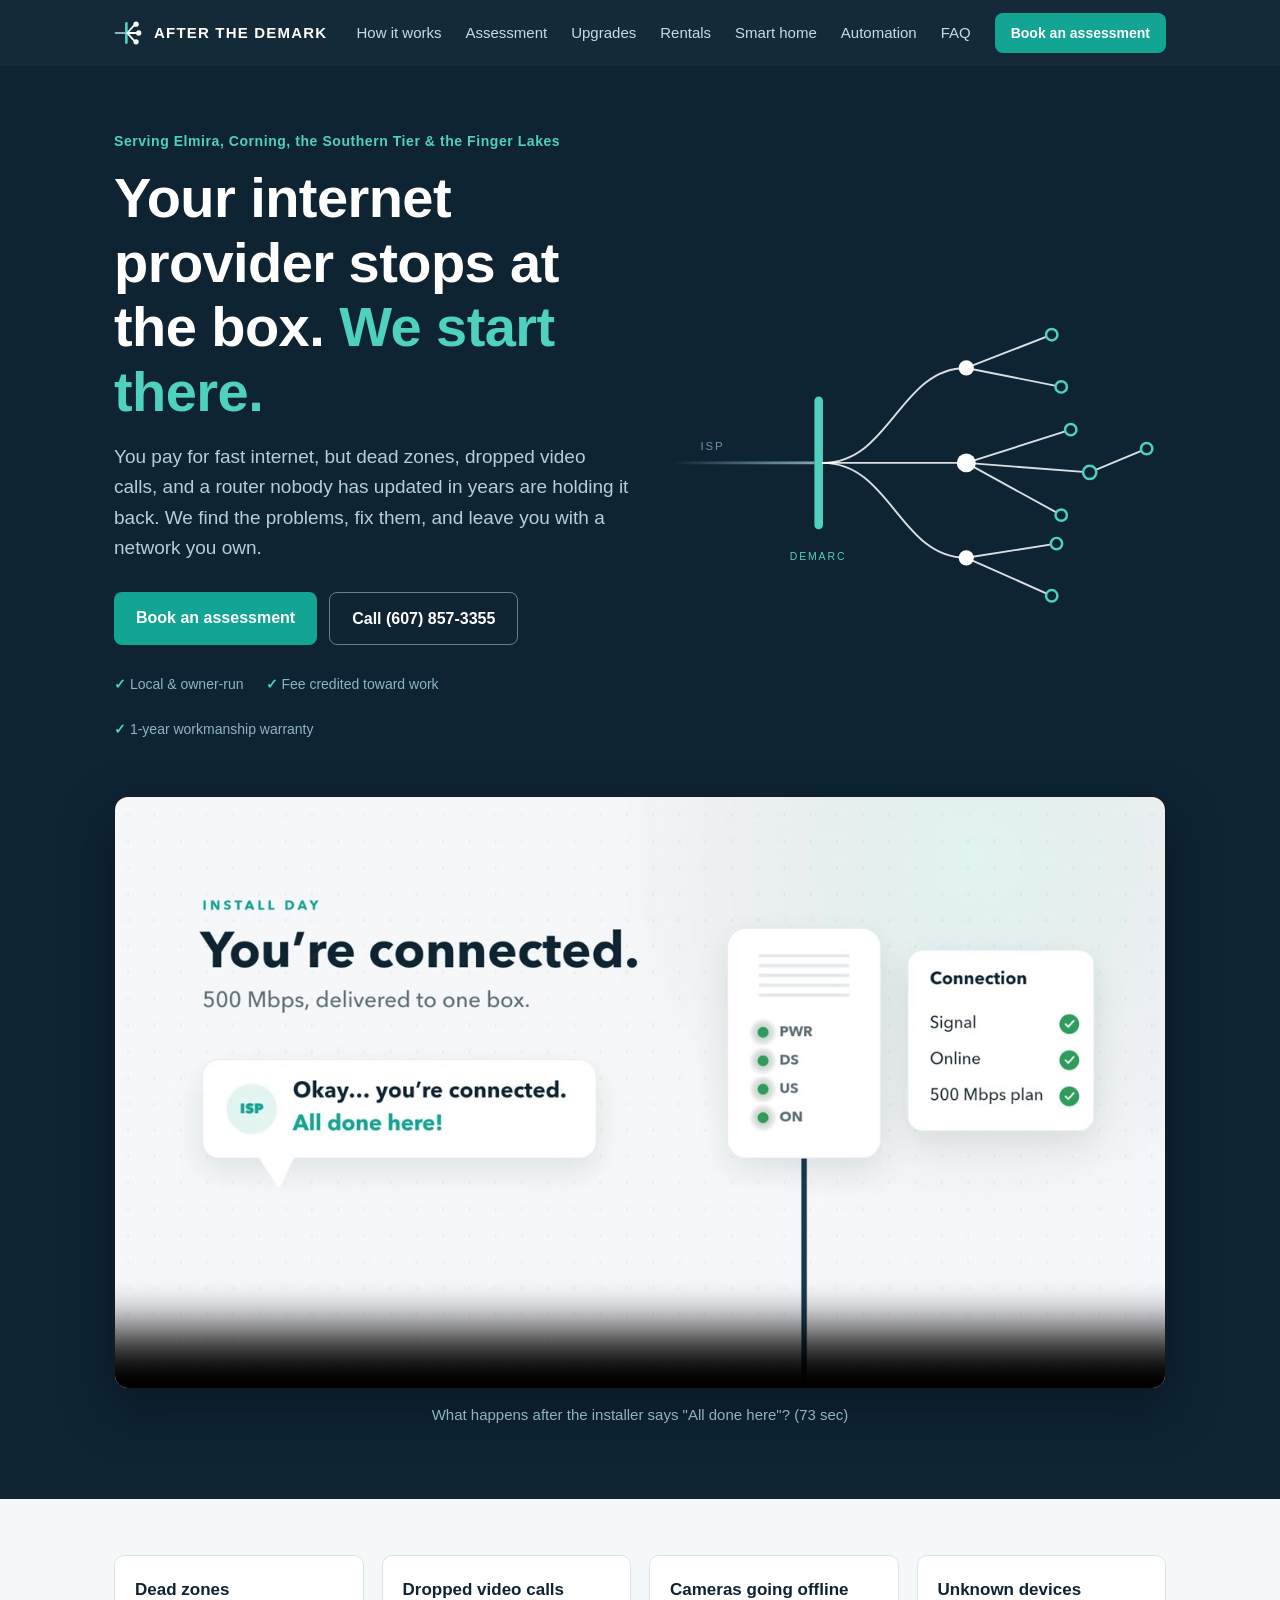
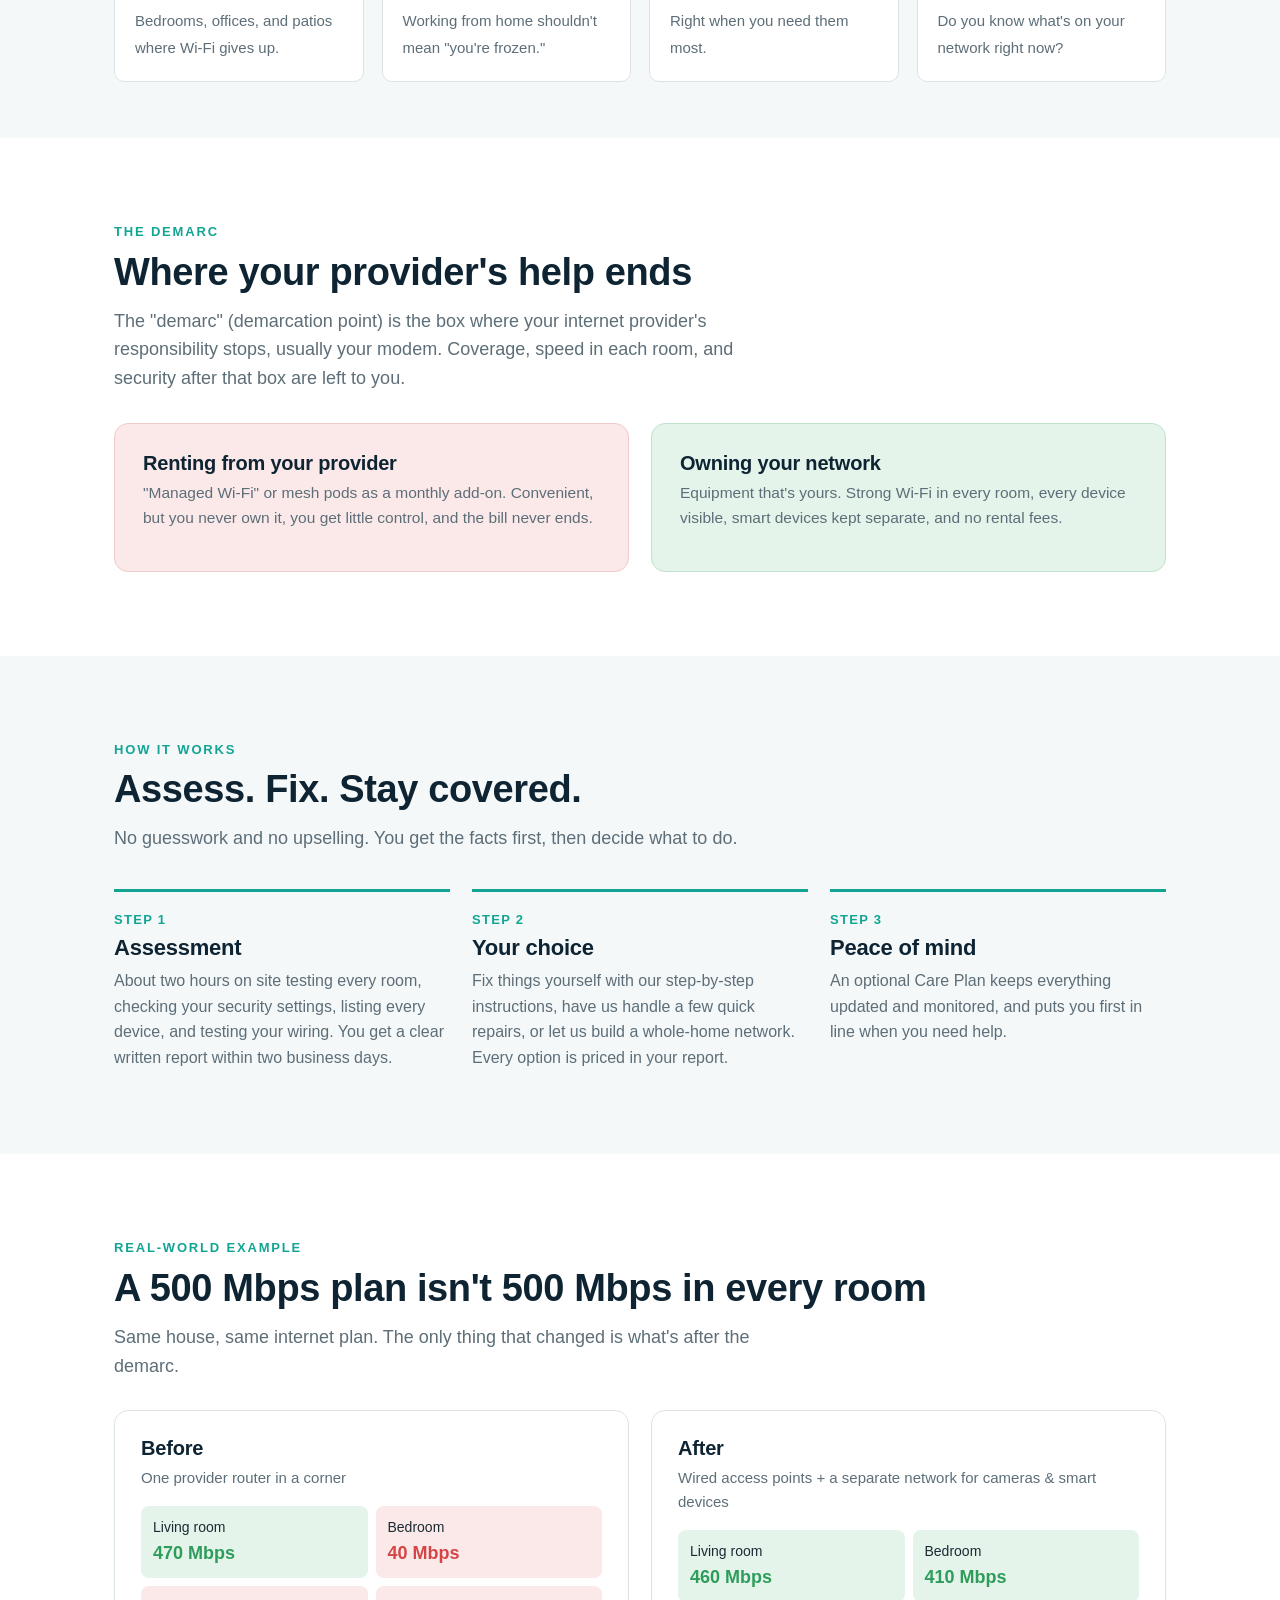
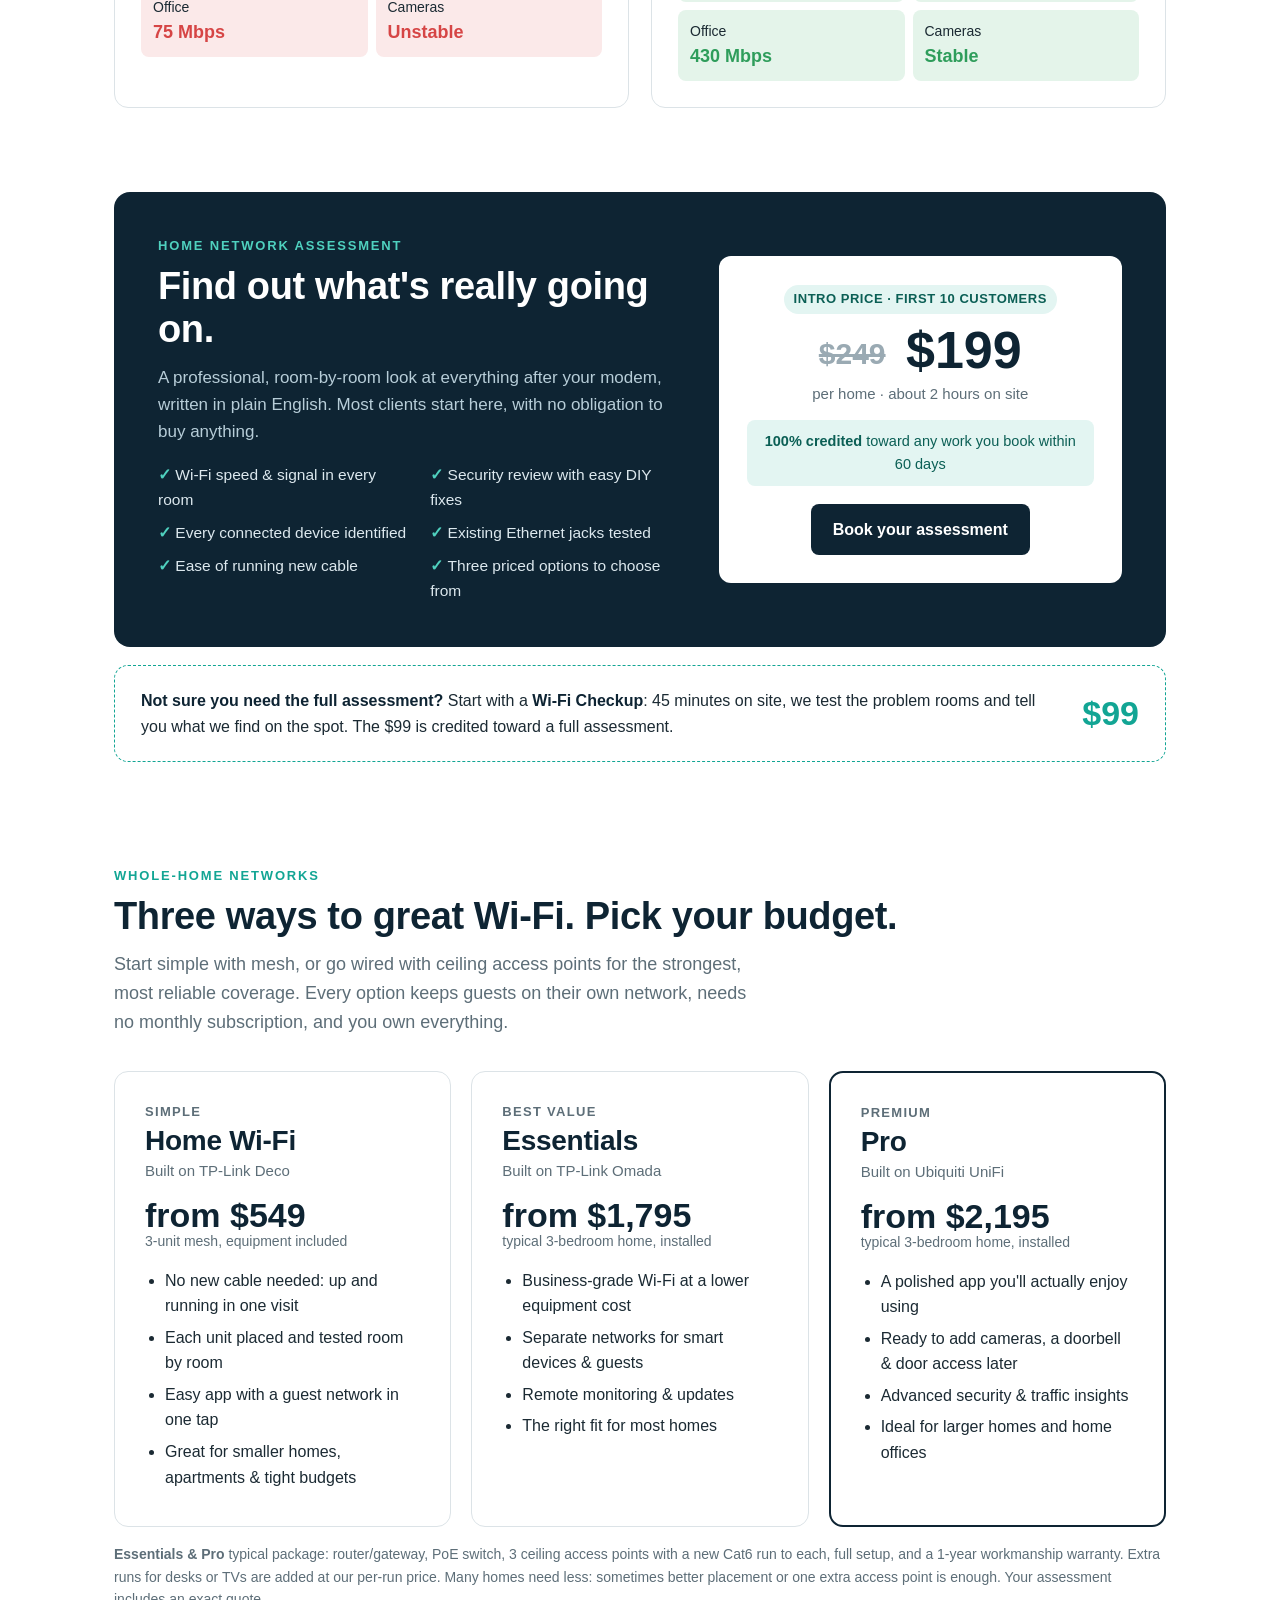
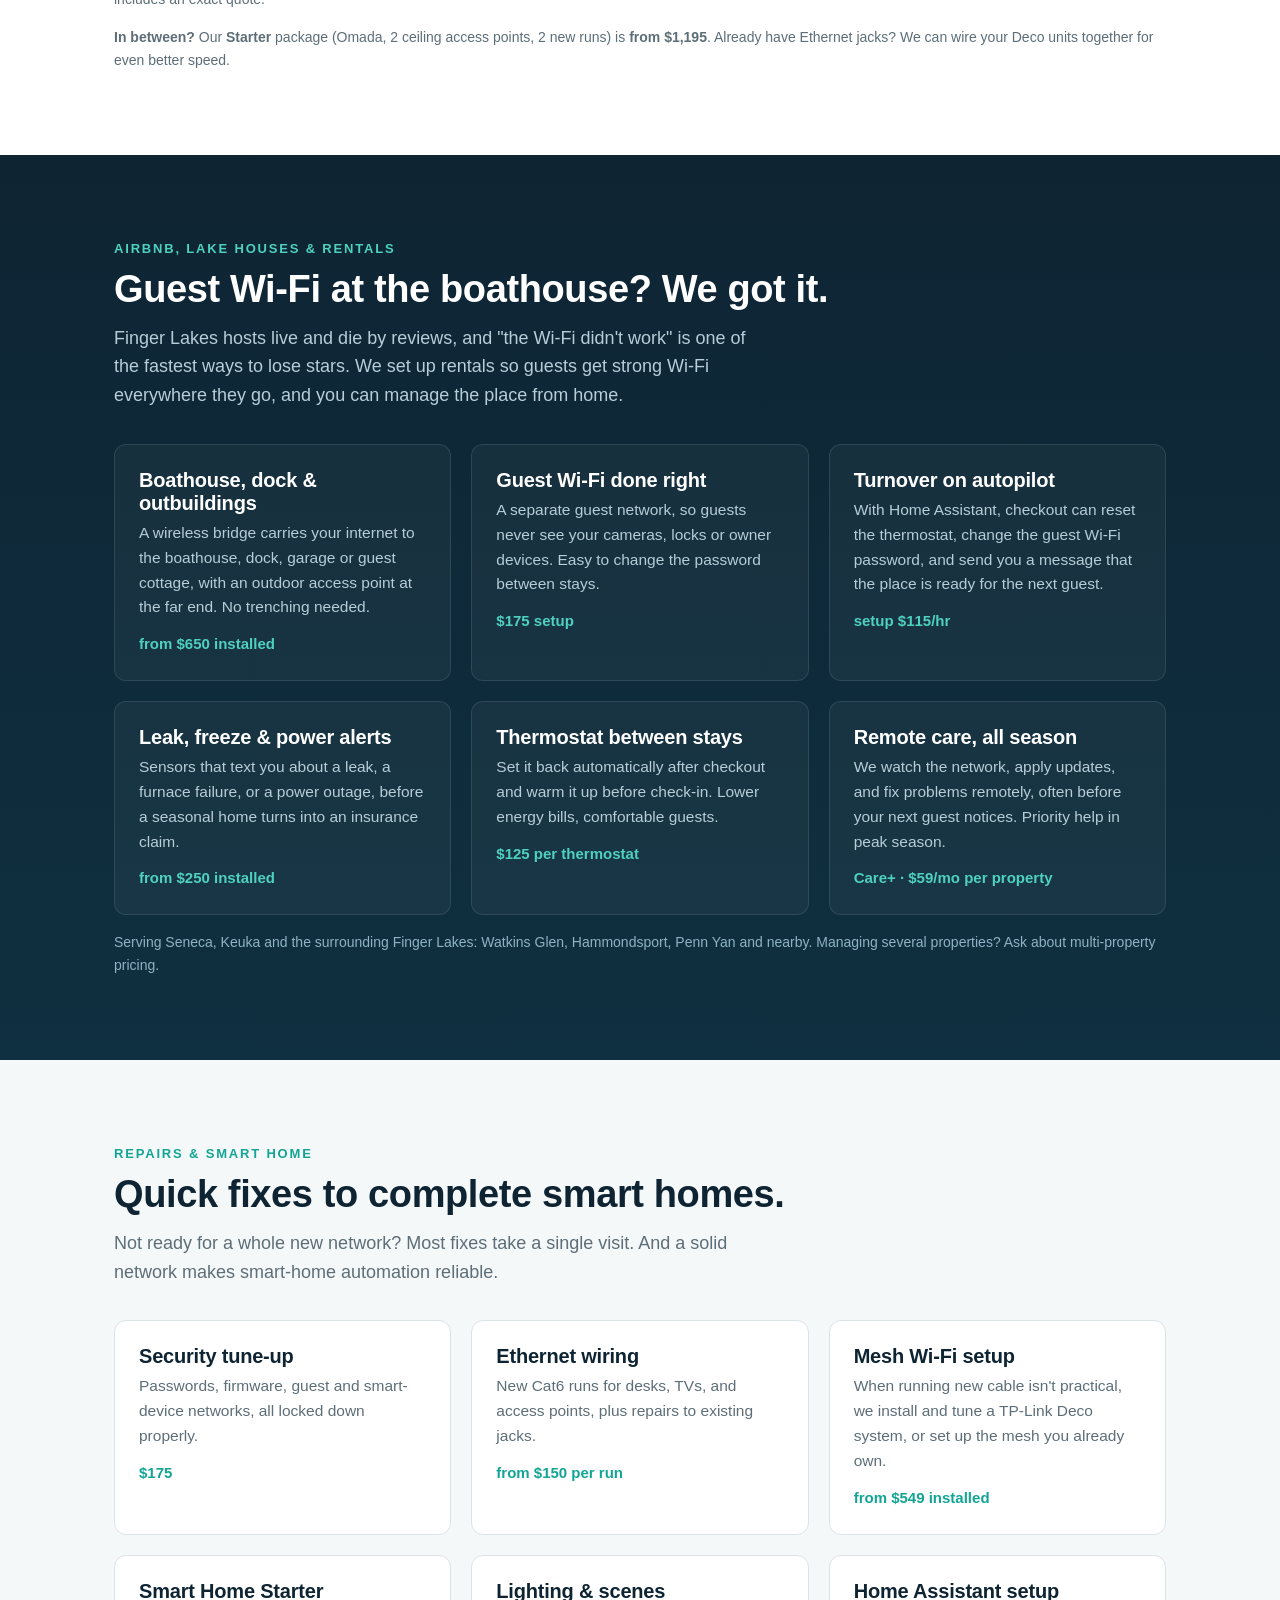
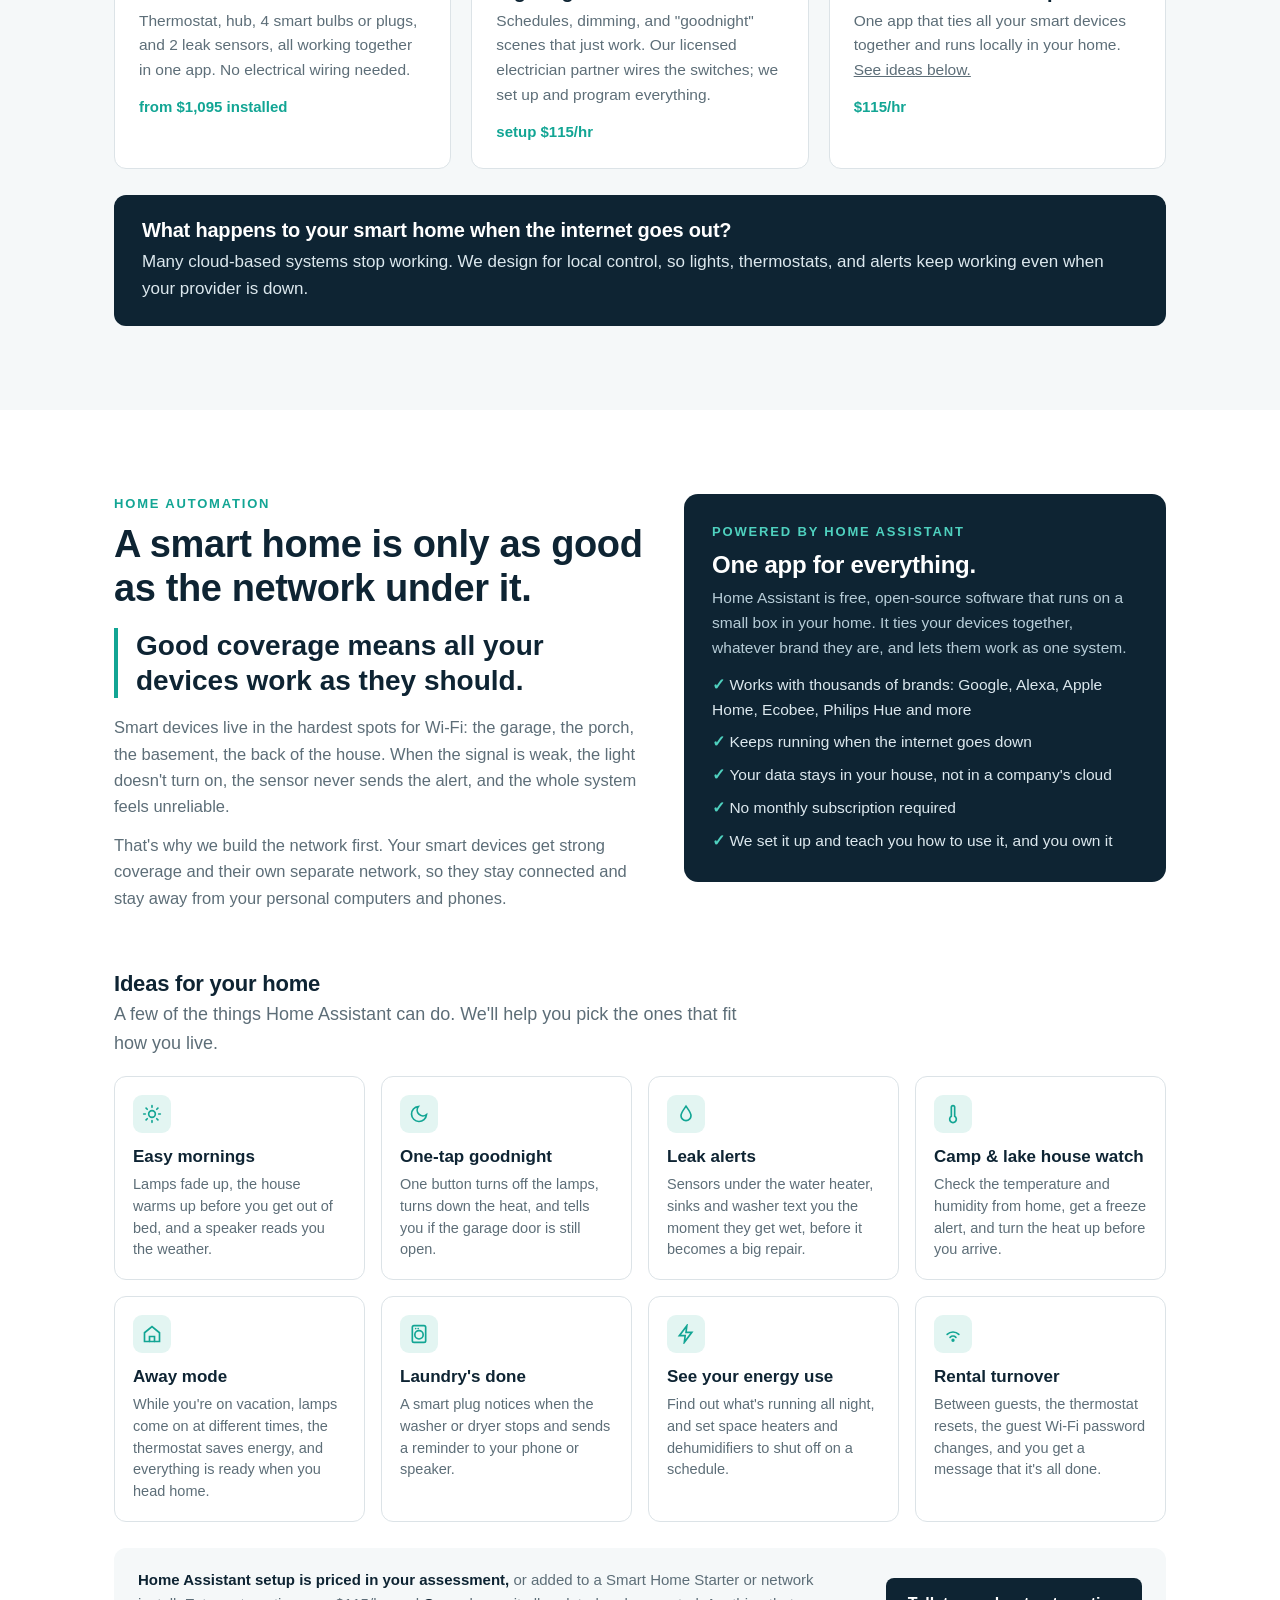
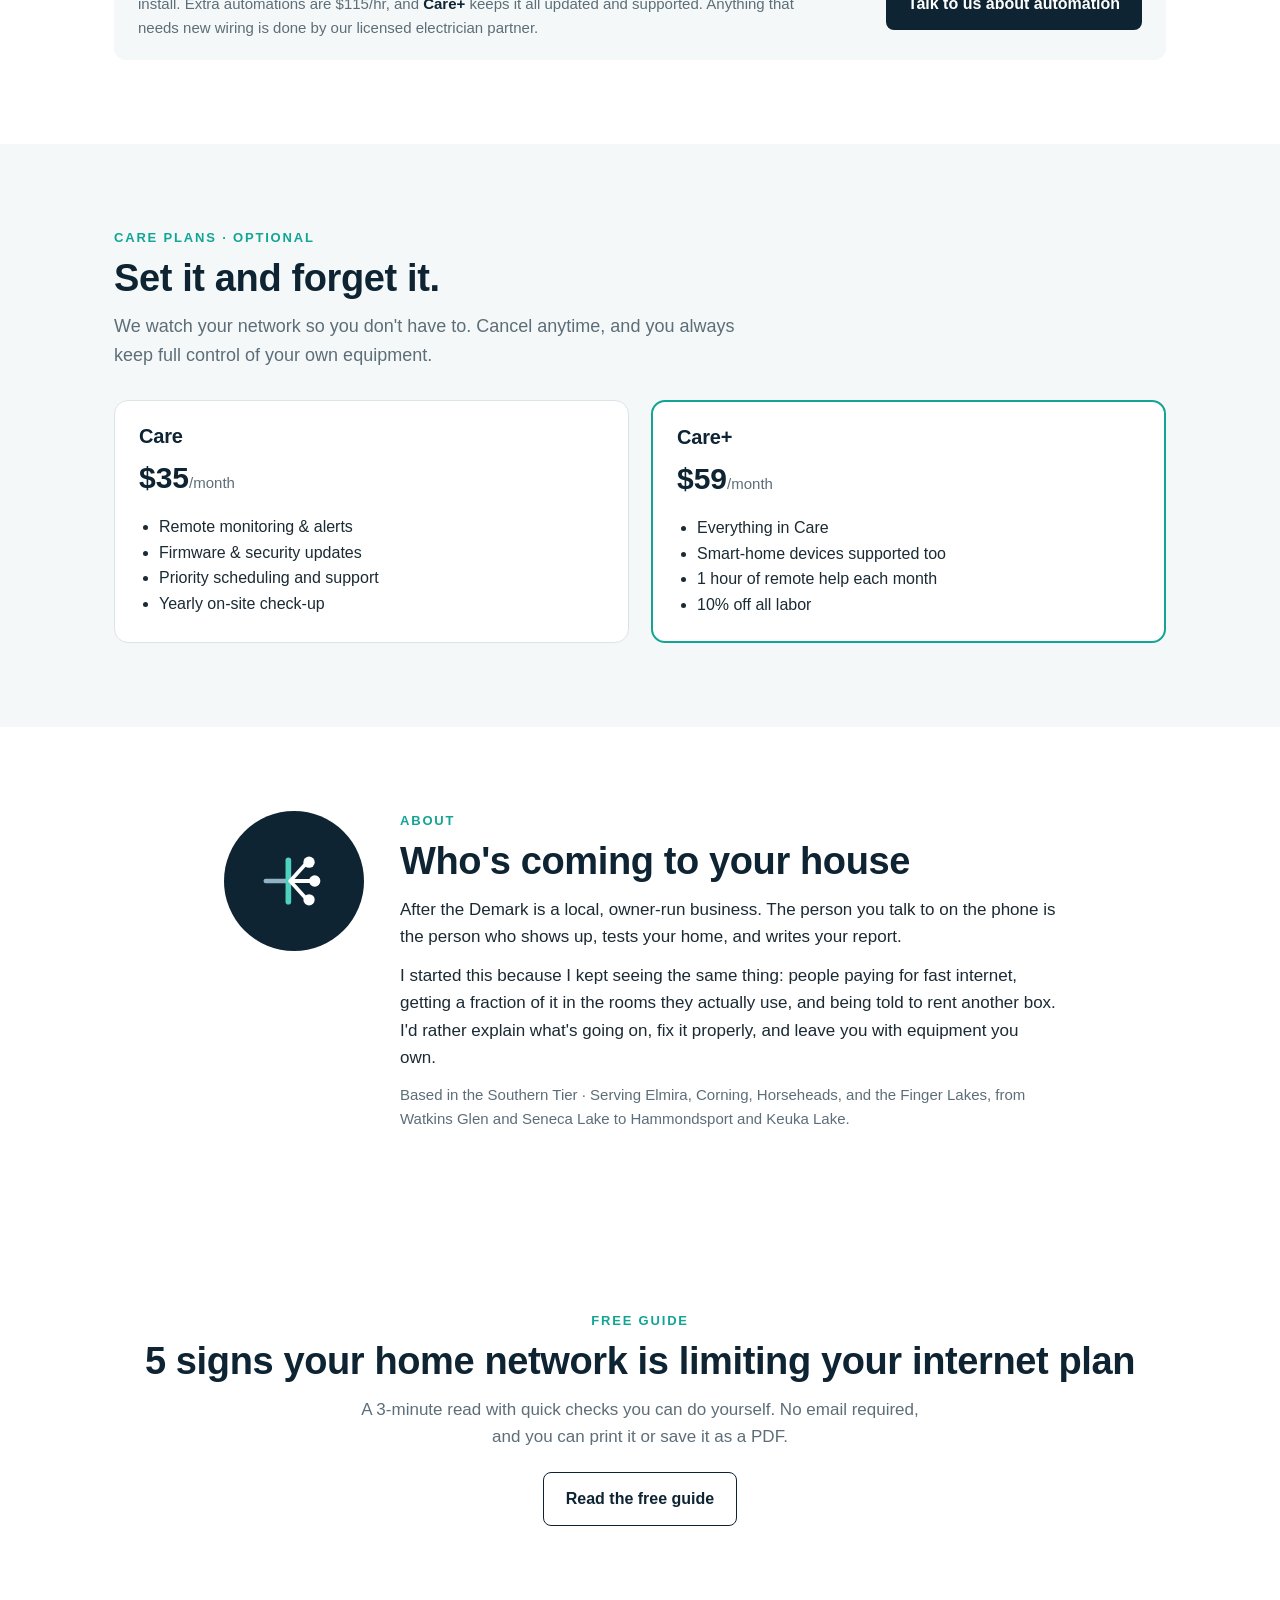
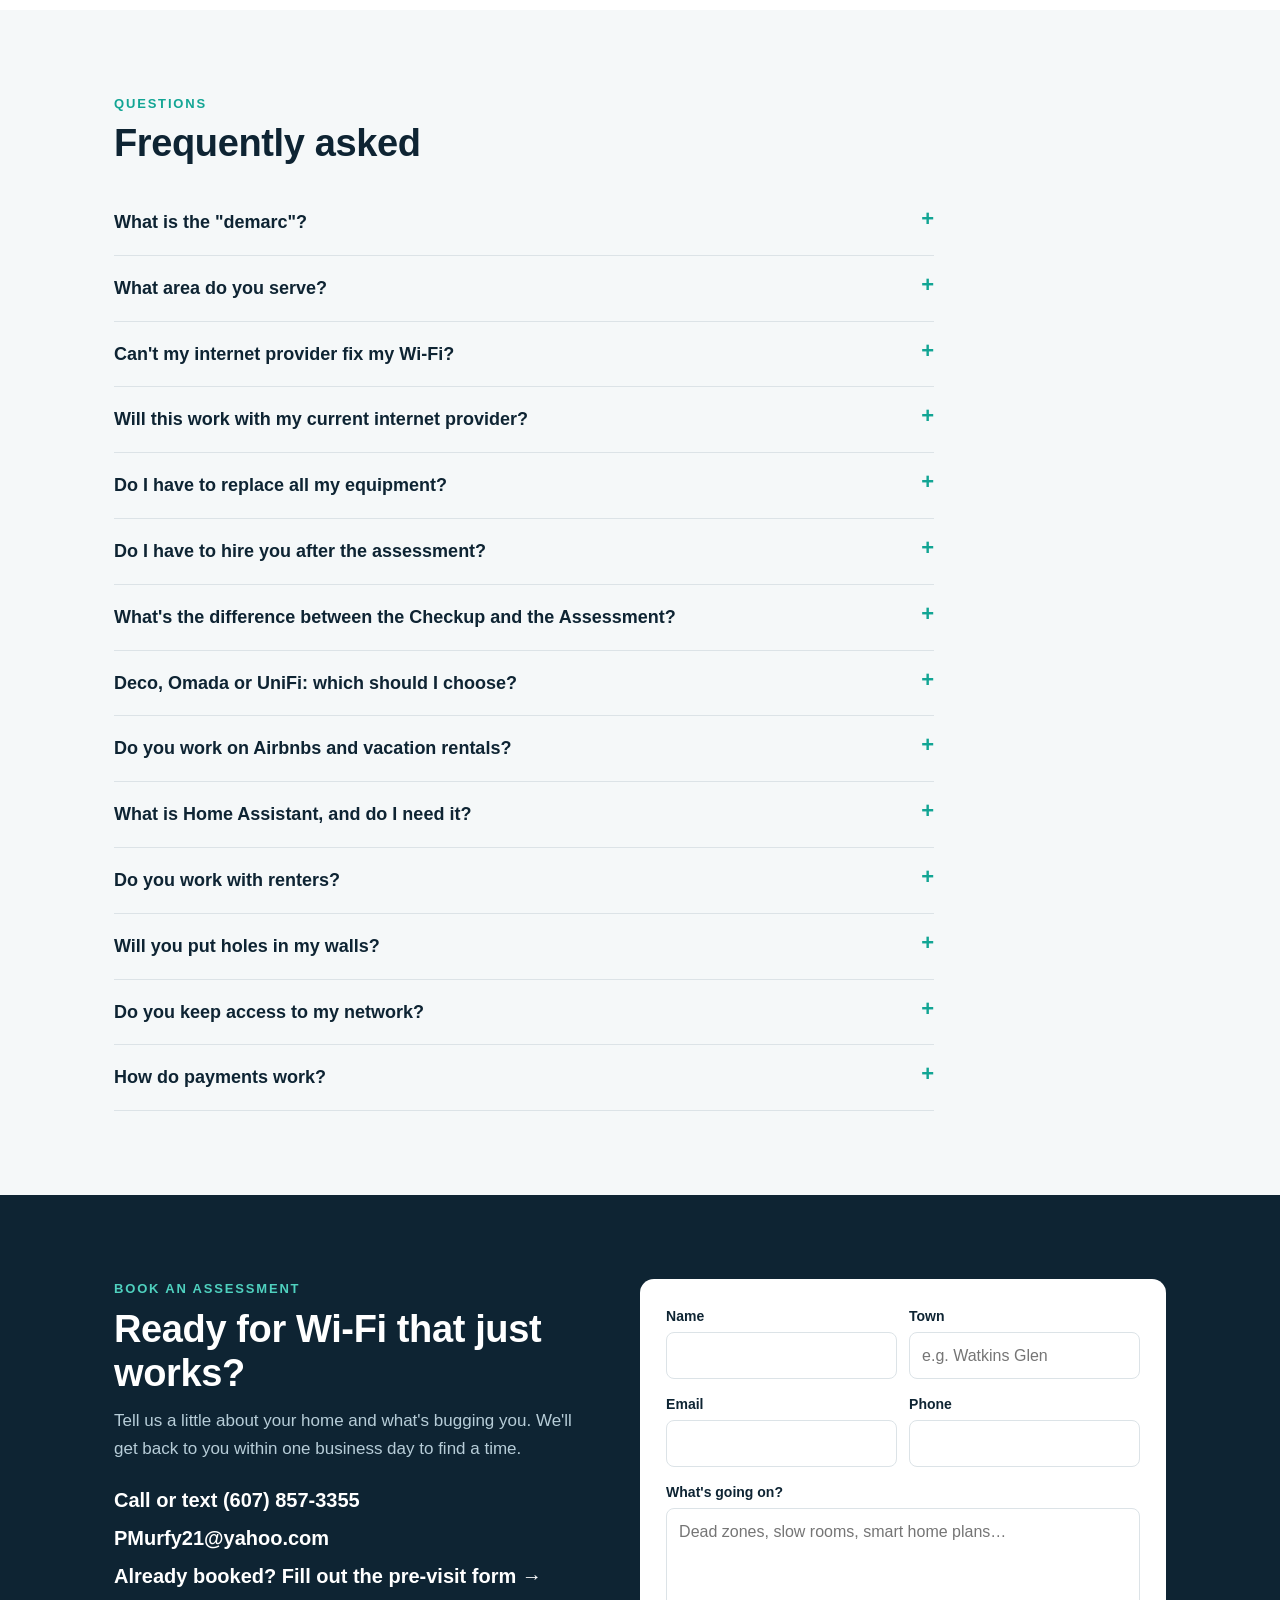
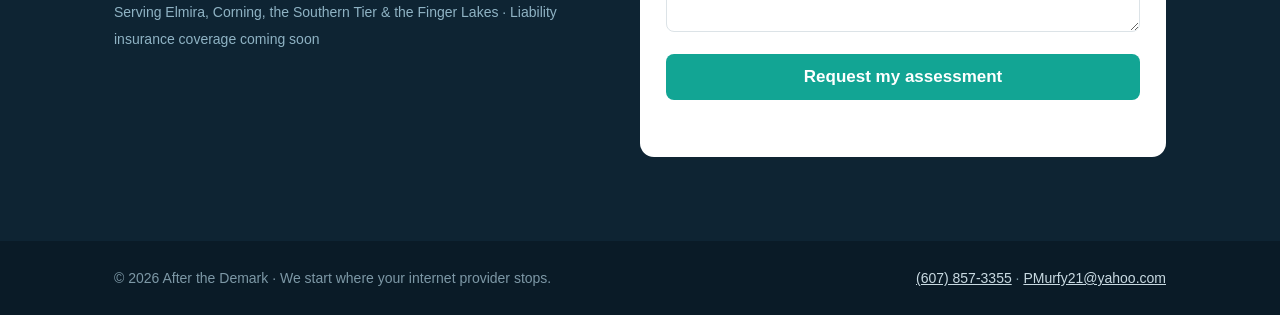
<file: index.html>
<!doctype html>
<html lang="en">
<head>
<meta charset="utf-8">
<meta name="viewport" content="width=device-width, initial-scale=1">
<title>After the Demark | Home Networks &amp; Wi-Fi in Elmira, Corning &amp; the Finger Lakes</title>
<meta name="description" content="We start where your internet provider stops. Home network assessments, whole-home Wi-Fi, Ethernet wiring, smart homes and vacation-rental Wi-Fi in Elmira, Corning, the Southern Tier and the Finger Lakes.">
<link rel="canonical" href="https://patinthehat007.github.io/after-the-demark/">
<link rel="icon" href="favicon.svg" type="image/svg+xml">

<!-- Link previews (Facebook, Nextdoor, texts). Update these URLs if you move to your own domain. -->
<meta property="og:type" content="website">
<meta property="og:site_name" content="After the Demark">
<meta property="og:title" content="After the Demark: your ISP stops at the box. We start there.">
<meta property="og:description" content="Dead zones, dropped video calls, guest Wi-Fi that won't reach the boathouse? Home network assessments in Elmira, Corning and the Finger Lakes. The fee is credited toward any work.">
<meta property="og:url" content="https://patinthehat007.github.io/after-the-demark/">
<meta property="og:image" content="https://patinthehat007.github.io/after-the-demark/media/og-image.jpg">
<meta property="og:image:width" content="1200">
<meta property="og:image:height" content="630">
<meta name="twitter:card" content="summary_large_image">

<script type="application/ld+json">
{
  "@context": "https://schema.org",
  "@type": "LocalBusiness",
  "name": "After the Demark",
  "description": "Home network assessments, whole-home Wi-Fi, Ethernet wiring and smart home installation.",
  "url": "https://patinthehat007.github.io/after-the-demark/",
  "image": "https://patinthehat007.github.io/after-the-demark/media/og-image.jpg",
  "telephone": "+1-607-857-3355",
  "email": "PMurfy21@yahoo.com",
  "priceRange": "$$",
  "areaServed": [
    { "@type": "City", "name": "Elmira, NY" },
    { "@type": "City", "name": "Corning, NY" },
    { "@type": "City", "name": "Horseheads, NY" },
    { "@type": "City", "name": "Watkins Glen, NY" },
    { "@type": "City", "name": "Hammondsport, NY" },
    { "@type": "City", "name": "Penn Yan, NY" },
    { "@type": "AdministrativeArea", "name": "Chemung County, NY" },
    { "@type": "AdministrativeArea", "name": "Schuyler County, NY" },
    { "@type": "AdministrativeArea", "name": "Yates County, NY" },
    { "@type": "Place", "name": "Finger Lakes, NY" },
    { "@type": "AdministrativeArea", "name": "Steuben County, NY" }
  ]
}
</script>
<link rel="stylesheet" href="styles.css">
</head>
<body>

<header>
  <div class="wrap">
    <a class="logo" href="#top" aria-label="After the Demark home">
      <svg width="30" height="30" viewBox="0 0 34 34" aria-hidden="true"><line x1="2" y1="17" x2="13" y2="17" stroke="#8FB3C4" stroke-width="2.4" stroke-linecap="round"/><line x1="14" y1="6" x2="14" y2="28" stroke="#4FD1BF" stroke-width="3" stroke-linecap="round"/><path d="M15 17 L24 7 M15 17 L26 17 M15 17 L24 27" stroke="#fff" stroke-width="2" fill="none" stroke-linecap="round"/><circle cx="25" cy="7" r="3" fill="#fff"/><circle cx="28" cy="17" r="3" fill="#fff"/><circle cx="25" cy="27" r="3" fill="#fff"/></svg>
      <b>After the Demark</b>
    </a>
    <nav>
      <a href="#how">How it works</a>
      <a href="#assessment">Assessment</a>
      <a href="#upgrades">Upgrades</a>
      <a href="#rentals">Rentals</a>
      <a href="#smart-home">Smart home</a>
      <a href="#automation">Automation</a>
      <a href="#faq">FAQ</a>
      <a class="btn primary" href="#contact">Book<span class="long"> an assessment</span></a>
    </nav>
  </div>
</header>

<main id="top">
<section class="hero">
  <div class="wrap grid">
    <div>
      <div class="area">Serving Elmira, Corning, the Southern Tier &amp; the Finger Lakes</div>
      <h1>Your internet provider stops at the box. <em>We start there.</em></h1>
      <p>You pay for fast internet, but dead zones, dropped video calls, and a router nobody has updated in years are holding it back. We find the problems, fix them, and leave you with a network you own.</p>
      <div class="ctas">
        <a class="btn primary" href="#contact">Book an assessment</a>
        <a class="btn ghost" href="tel:+16078573355">Call (607) 857-3355</a>
      </div>
      <div class="trust"><span>Local &amp; owner-run</span><span>Fee credited toward work</span><span>1-year workmanship warranty</span></div>
    </div>
    <svg viewBox="0 0 520 360" aria-hidden="true">
      <defs><linearGradient id="isp" gradientUnits="userSpaceOnUse" x1="0" y1="0" x2="150" y2="0"><stop offset="0" stop-color="#8FB3C4" stop-opacity="0"/><stop offset="1" stop-color="#8FB3C4" stop-opacity=".9"/></linearGradient></defs>
      <line x1="0" y1="180" x2="150" y2="180" stroke="url(#isp)" stroke-width="3"/>
      <text x="30" y="166" fill="#6F93A5" font-size="12" letter-spacing="2" font-family="Helvetica, Arial">ISP</text>
      <rect x="150" y="110" width="9" height="140" rx="4.5" fill="#4FD1BF"/>
      <text x="124" y="282" fill="#4FD1BF" font-size="11" letter-spacing="2" font-family="Helvetica, Arial">DEMARC</text>
      <g stroke="#fff" stroke-opacity=".85" stroke-width="2" fill="none" stroke-linecap="round">
        <path d="M159 180 C 230 180, 240 80, 310 80"/><path d="M159 180 L 310 180"/><path d="M159 180 C 230 180, 240 280, 310 280"/>
        <path d="M310 80 L 400 45 M310 80 L 410 100"/><path d="M310 180 L 420 145 M310 180 L 440 190 M310 180 L 410 235"/>
        <path d="M310 280 L 405 265 M310 280 L 400 320"/><path d="M440 190 L 500 165"/>
      </g>
      <g fill="#fff"><circle cx="310" cy="80" r="8"/><circle cx="310" cy="180" r="10"/><circle cx="310" cy="280" r="8"/></g>
      <g fill="#0E2433" stroke="#4FD1BF" stroke-width="2.6">
        <circle cx="400" cy="45" r="6"/><circle cx="410" cy="100" r="6"/><circle cx="420" cy="145" r="6"/><circle cx="440" cy="190" r="7"/>
        <circle cx="410" cy="235" r="6"/><circle cx="405" cy="265" r="6"/><circle cx="400" cy="320" r="6"/><circle cx="500" cy="165" r="6"/>
      </g>
    </svg>
  </div>
</section>

<section class="video" aria-label="Promo video">
  <div class="wrap">
    <div class="video-frame">
      <video controls playsinline preload="metadata" poster="media/video-poster.jpg">
        <source src="media/after-the-demark-intro.mp4" type="video/mp4">
        Your browser doesn't support embedded video. <a href="media/after-the-demark-intro.mp4">Download the video</a>.
      </video>
    </div>
    <p class="cap">What happens after the installer says "All done here"? (73 sec)</p>
  </div>
</section>

<section class="problems alt" aria-label="Common problems we fix">
  <div class="wrap grid">
    <div class="prob"><b>Dead zones</b><span>Bedrooms, offices, and patios where Wi-Fi gives up.</span></div>
    <div class="prob"><b>Dropped video calls</b><span>Working from home shouldn't mean "you're frozen."</span></div>
    <div class="prob"><b>Cameras going offline</b><span>Right when you need them most.</span></div>
    <div class="prob"><b>Unknown devices</b><span>Do you know what's on your network right now?</span></div>
  </div>
</section>

<section id="demarc">
  <div class="wrap">
    <div class="eyebrow">The demarc</div>
    <h2>Where your provider's help ends</h2>
    <p class="sub">The "demarc" (demarcation point) is the box where your internet provider's responsibility stops, usually your modem. Coverage, speed in each room, and security after that box are left to you.</p>
    <div class="vs">
      <div class="card rent"><h3>Renting from your provider</h3><p>"Managed Wi-Fi" or mesh pods as a monthly add-on. Convenient, but you never own it, you get little control, and the bill never ends.</p></div>
      <div class="card own"><h3>Owning your network</h3><p>Equipment that's yours. Strong Wi-Fi in every room, every device visible, smart devices kept separate, and no rental fees.</p></div>
    </div>
  </div>
</section>

<section id="how" class="alt">
  <div class="wrap">
    <div class="eyebrow">How it works</div>
    <h2>Assess. Fix. Stay covered.</h2>
    <p class="sub">No guesswork and no upselling. You get the facts first, then decide what to do.</p>
    <div class="steps">
      <div class="step"><div class="n">Step 1</div><h3>Assessment</h3><p>About two hours on site testing every room, checking your security settings, listing every device, and testing your wiring. You get a clear written report within two business days.</p></div>
      <div class="step"><div class="n">Step 2</div><h3>Your choice</h3><p>Fix things yourself with our step-by-step instructions, have us handle a few quick repairs, or let us build a whole-home network. Every option is priced in your report.</p></div>
      <div class="step"><div class="n">Step 3</div><h3>Peace of mind</h3><p>An optional Care Plan keeps everything updated and monitored, and puts you first in line when you need help.</p></div>
    </div>
  </div>
</section>

<section id="results">
  <div class="wrap">
    <div class="eyebrow">Real-world example</div>
    <h2>A 500 Mbps plan isn't 500 Mbps in every room</h2>
    <p class="sub">Same house, same internet plan. The only thing that changed is what's after the demarc.</p>
    <div class="ba">
      <div class="card">
        <h3>Before</h3>
        <div class="setup">One provider router in a corner</div>
        <div class="rooms">
          <div class="room good">Living room<b>470 Mbps</b></div>
          <div class="room bad">Bedroom<b>40 Mbps</b></div>
          <div class="room bad">Office<b>75 Mbps</b></div>
          <div class="room bad">Cameras<b>Unstable</b></div>
        </div>
      </div>
      <div class="card">
        <h3>After</h3>
        <div class="setup">Wired access points + a separate network for cameras &amp; smart devices</div>
        <div class="rooms">
          <div class="room good">Living room<b>460 Mbps</b></div>
          <div class="room good">Bedroom<b>410 Mbps</b></div>
          <div class="room good">Office<b>430 Mbps</b></div>
          <div class="room good">Cameras<b>Stable</b></div>
        </div>
      </div>
    </div>
  </div>
</section>

<section id="assessment" style="padding-top:0">
  <div class="wrap">
    <div class="feature">
      <div>
        <div class="eyebrow" style="color:var(--teal-bright)">Home Network Assessment</div>
        <h2>Find out what's really going on.</h2>
        <p>A professional, room-by-room look at everything after your modem, written in plain English. Most clients start here, with no obligation to buy anything.</p>
        <ul>
          <li>Wi-Fi speed &amp; signal in every room</li>
          <li>Security review with easy DIY fixes</li>
          <li>Every connected device identified</li>
          <li>Existing Ethernet jacks tested</li>
          <li>Ease of running new cable</li>
          <li>Three priced options to choose from</li>
        </ul>
      </div>
      <div class="pricecard">
        <div class="intro-tag">Intro price · first 10 customers</div>
        <div class="amt"><s>$249</s> $199</div>
        <div class="per">per home · about 2 hours on site</div>
        <div class="credit"><b>100% credited</b> toward any work you book within 60 days</div>
        <a class="btn dark" href="#contact">Book your assessment</a>
      </div>
    </div>
    <div class="checkup">
      <div><b>Not sure you need the full assessment?</b> Start with a <b>Wi-Fi Checkup</b>: 45 minutes on site, we test the problem rooms and tell you what we find on the spot. The $99 is credited toward a full assessment.</div>
      <div class="checkup-price">$99</div>
    </div>
  </div>
</section>

<section id="upgrades" style="padding-top:20px">
  <div class="wrap">
    <div class="eyebrow">Whole-home networks</div>
    <h2>Three ways to great Wi-Fi. Pick your budget.</h2>
    <p class="sub">Start simple with mesh, or go wired with ceiling access points for the strongest, most reliable coverage. Every option keeps guests on their own network, needs no monthly subscription, and you own everything.</p>
    <div class="plats">
      <div class="plat">
        <div class="lvl">Simple</div>
        <h3>Home Wi-Fi</h3>
        <div class="by">Built on TP-Link Deco</div>
        <div class="from">from $549<small>3-unit mesh, equipment included</small></div>
        <ul>
          <li>No new cable needed: up and running in one visit</li>
          <li>Each unit placed and tested room by room</li>
          <li>Easy app with a guest network in one tap</li>
          <li>Great for smaller homes, apartments &amp; tight budgets</li>
        </ul>
      </div>
      <div class="plat">
        <div class="lvl">Best value</div>
        <h3>Essentials</h3>
        <div class="by">Built on TP-Link Omada</div>
        <div class="from">from $1,795<small>typical 3-bedroom home, installed</small></div>
        <ul>
          <li>Business-grade Wi-Fi at a lower equipment cost</li>
          <li>Separate networks for smart devices &amp; guests</li>
          <li>Remote monitoring &amp; updates</li>
          <li>The right fit for most homes</li>
        </ul>
      </div>
      <div class="plat pro">
        <div class="lvl">Premium</div>
        <h3>Pro</h3>
        <div class="by">Built on Ubiquiti UniFi</div>
        <div class="from">from $2,195<small>typical 3-bedroom home, installed</small></div>
        <ul>
          <li>A polished app you'll actually enjoy using</li>
          <li>Ready to add cameras, a doorbell &amp; door access later</li>
          <li>Advanced security &amp; traffic insights</li>
          <li>Ideal for larger homes and home offices</li>
        </ul>
      </div>
    </div>
    <p class="note"><b>Essentials &amp; Pro</b> typical package: router/gateway, PoE switch, 3 ceiling access points with a new Cat6 run to each, full setup, and a 1-year workmanship warranty. Extra runs for desks or TVs are added at our per-run price. Many homes need less: sometimes better placement or one extra access point is enough. Your assessment includes an exact quote.</p>
    <p class="note"><b>In between?</b> Our <b>Starter</b> package (Omada, 2 ceiling access points, 2 new runs) is <b>from $1,195</b>. Already have Ethernet jacks? We can wire your Deco units together for even better speed.</p>
  </div>
</section>

<section id="rentals" class="rentals">
  <div class="wrap">
    <div class="eyebrow" style="color:var(--teal-bright)">Airbnb, lake houses &amp; rentals</div>
    <h2>Guest Wi-Fi at the boathouse? We got it.</h2>
    <p class="sub">Finger Lakes hosts live and die by reviews, and "the Wi-Fi didn't work" is one of the fastest ways to lose stars. We set up rentals so guests get strong Wi-Fi everywhere they go, and you can manage the place from home.</p>
    <div class="svc">
      <div class="card"><h3>Boathouse, dock &amp; outbuildings</h3><p>A wireless bridge carries your internet to the boathouse, dock, garage or guest cottage, with an outdoor access point at the far end. No trenching needed.</p><div class="p">from $650 installed</div></div>
      <div class="card"><h3>Guest Wi-Fi done right</h3><p>A separate guest network, so guests never see your cameras, locks or owner devices. Easy to change the password between stays.</p><div class="p">$175 setup</div></div>
      <div class="card"><h3>Turnover on autopilot</h3><p>With Home Assistant, checkout can reset the thermostat, change the guest Wi-Fi password, and send you a message that the place is ready for the next guest.</p><div class="p">setup $115/hr</div></div>
      <div class="card"><h3>Leak, freeze &amp; power alerts</h3><p>Sensors that text you about a leak, a furnace failure, or a power outage, before a seasonal home turns into an insurance claim.</p><div class="p">from $250 installed</div></div>
      <div class="card"><h3>Thermostat between stays</h3><p>Set it back automatically after checkout and warm it up before check-in. Lower energy bills, comfortable guests.</p><div class="p">$125 per thermostat</div></div>
      <div class="card"><h3>Remote care, all season</h3><p>We watch the network, apply updates, and fix problems remotely, often before your next guest notices. Priority help in peak season.</p><div class="p">Care+ · $59/mo per property</div></div>
    </div>
    <p class="note" style="color:#8FB3C4">Serving Seneca, Keuka and the surrounding Finger Lakes: Watkins Glen, Hammondsport, Penn Yan and nearby. Managing several properties? Ask about multi-property pricing.</p>
  </div>
</section>

<section class="alt" id="smart-home">
  <div class="wrap">
    <div class="eyebrow">Repairs &amp; smart home</div>
    <h2>Quick fixes to complete smart homes.</h2>
    <p class="sub">Not ready for a whole new network? Most fixes take a single visit. And a solid network makes smart-home automation reliable.</p>
    <div class="svc">
      <div class="card"><h3>Security tune-up</h3><p>Passwords, firmware, guest and smart-device networks, all locked down properly.</p><div class="p">$175</div></div>
      <div class="card"><h3>Ethernet wiring</h3><p>New Cat6 runs for desks, TVs, and access points, plus repairs to existing jacks.</p><div class="p">from $150 per run</div></div>
      <div class="card"><h3>Mesh Wi-Fi setup</h3><p>When running new cable isn't practical, we install and tune a TP-Link Deco system, or set up the mesh you already own.</p><div class="p">from $549 installed</div></div>
      <div class="card"><h3>Smart Home Starter</h3><p>Thermostat, hub, 4 smart bulbs or plugs, and 2 leak sensors, all working together in one app. No electrical wiring needed.</p><div class="p">from $1,095 installed</div></div>
      <div class="card"><h3>Lighting &amp; scenes</h3><p>Schedules, dimming, and "goodnight" scenes that just work. Our licensed electrician partner wires the switches; we set up and program everything.</p><div class="p">setup $115/hr</div></div>
      <div class="card"><h3>Home Assistant setup</h3><p>One app that ties all your smart devices together and runs locally in your home. <a href="#automation">See ideas below.</a></p><div class="p">$115/hr</div></div>
    </div>
    <div class="outage">
      <h3>What happens to your smart home when the internet goes out?</h3>
      <p>Many cloud-based systems stop working. We design for local control, so lights, thermostats, and alerts keep working even when your provider is down.</p>
    </div>
  </div>
</section>

<section id="automation">
  <div class="wrap">
    <div class="auto-top">
      <div>
        <div class="eyebrow">Home automation</div>
        <h2>A smart home is only as good as the network under it.</h2>
        <blockquote>Good coverage means all your devices work as they should.</blockquote>
        <p>Smart devices live in the hardest spots for Wi-Fi: the garage, the porch, the basement, the back of the house. When the signal is weak, the light doesn't turn on, the sensor never sends the alert, and the whole system feels unreliable.</p>
        <p>That's why we build the network first. Your smart devices get strong coverage and their own separate network, so they stay connected and stay away from your personal computers and phones.</p>
      </div>
      <div class="ha">
        <div class="eyebrow">Powered by Home Assistant</div>
        <h3>One app for everything.</h3>
        <p>Home Assistant is free, open-source software that runs on a small box in your home. It ties your devices together, whatever brand they are, and lets them work as one system.</p>
        <ul>
          <li>Works with thousands of brands: Google, Alexa, Apple Home, Ecobee, Philips Hue and more</li>
          <li>Keeps running when the internet goes down</li>
          <li>Your data stays in your house, not in a company's cloud</li>
          <li>No monthly subscription required</li>
          <li>We set it up and teach you how to use it, and you own it</li>
        </ul>
      </div>
    </div>

    <h3 class="ideas-h">Ideas for your home</h3>
    <p class="sub">A few of the things Home Assistant can do. We'll help you pick the ones that fit how you live.</p>
    <div class="ideas">
      <div class="idea">
        <div class="ic"><svg width="20" height="20" viewBox="0 0 24 24" fill="none" stroke="#12A594" stroke-width="2" stroke-linecap="round" aria-hidden="true"><circle cx="12" cy="12" r="4"/><path d="M12 2v2M12 20v2M4.9 4.9l1.4 1.4M17.7 17.7l1.4 1.4M2 12h2M20 12h2M4.9 19.1l1.4-1.4M17.7 6.3l1.4-1.4"/></svg></div>
        <h4>Easy mornings</h4>
        <p>Lamps fade up, the house warms up before you get out of bed, and a speaker reads you the weather.</p>
      </div>
      <div class="idea">
        <div class="ic"><svg width="20" height="20" viewBox="0 0 24 24" fill="none" stroke="#12A594" stroke-width="2" stroke-linecap="round" aria-hidden="true"><path d="M21 12.8A9 9 0 1 1 11.2 3a7 7 0 0 0 9.8 9.8z"/></svg></div>
        <h4>One-tap goodnight</h4>
        <p>One button turns off the lamps, turns down the heat, and tells you if the garage door is still open.</p>
      </div>
      <div class="idea">
        <div class="ic"><svg width="20" height="20" viewBox="0 0 24 24" fill="none" stroke="#12A594" stroke-width="2" stroke-linecap="round" aria-hidden="true"><path d="M12 2.7C9 7 6 10.3 6 14a6 6 0 0 0 12 0c0-3.7-3-7-6-11.3z"/></svg></div>
        <h4>Leak alerts</h4>
        <p>Sensors under the water heater, sinks and washer text you the moment they get wet, before it becomes a big repair.</p>
      </div>
      <div class="idea">
        <div class="ic"><svg width="20" height="20" viewBox="0 0 24 24" fill="none" stroke="#12A594" stroke-width="2" stroke-linecap="round" aria-hidden="true"><path d="M14 14.8V4a2 2 0 1 0-4 0v10.8a4 4 0 1 0 4 0z"/></svg></div>
        <h4>Camp &amp; lake house watch</h4>
        <p>Check the temperature and humidity from home, get a freeze alert, and turn the heat up before you arrive.</p>
      </div>
      <div class="idea">
        <div class="ic"><svg width="20" height="20" viewBox="0 0 24 24" fill="none" stroke="#12A594" stroke-width="2" stroke-linecap="round" aria-hidden="true"><path d="M3 10.5 12 3l9 7.5V21H3z"/><path d="M9 21v-6h6v6"/></svg></div>
        <h4>Away mode</h4>
        <p>While you're on vacation, lamps come on at different times, the thermostat saves energy, and everything is ready when you head home.</p>
      </div>
      <div class="idea">
        <div class="ic"><svg width="20" height="20" viewBox="0 0 24 24" fill="none" stroke="#12A594" stroke-width="2" stroke-linecap="round" aria-hidden="true"><rect x="4" y="2" width="16" height="20" rx="2"/><circle cx="12" cy="13" r="5"/><path d="M8 5.5h.01M11 5.5h.01"/></svg></div>
        <h4>Laundry's done</h4>
        <p>A smart plug notices when the washer or dryer stops and sends a reminder to your phone or speaker.</p>
      </div>
      <div class="idea">
        <div class="ic"><svg width="20" height="20" viewBox="0 0 24 24" fill="none" stroke="#12A594" stroke-width="2" stroke-linecap="round" aria-hidden="true"><path d="M13 2 4 14h7l-1 8 9-12h-7z"/></svg></div>
        <h4>See your energy use</h4>
        <p>Find out what's running all night, and set space heaters and dehumidifiers to shut off on a schedule.</p>
      </div>
      <div class="idea">
        <div class="ic"><svg width="20" height="20" viewBox="0 0 24 24" fill="none" stroke="#12A594" stroke-width="2" stroke-linecap="round" aria-hidden="true"><path d="M5 12.5a10 10 0 0 1 14 0M8.5 16a5 5 0 0 1 7 0"/><circle cx="12" cy="19.5" r="1"/></svg></div>
        <h4>Rental turnover</h4>
        <p>Between guests, the thermostat resets, the guest Wi-Fi password changes, and you get a message that it's all done.</p>
      </div>
    </div>

    <div class="auto-foot">
      <p><b>Home Assistant setup is priced in your assessment,</b> or added to a Smart Home Starter or network install. Extra automations are $115/hr, and <b>Care+</b> keeps it all updated and supported. Anything that needs new wiring is done by our licensed electrician partner.</p>
      <a class="btn dark" href="#contact">Talk to us about automation</a>
    </div>
  </div>
</section>

<section id="care" class="alt">
  <div class="wrap">
    <div class="eyebrow">Care Plans · optional</div>
    <h2>Set it and forget it.</h2>
    <p class="sub">We watch your network so you don't have to. Cancel anytime, and you always keep full control of your own equipment.</p>
    <div class="care">
      <div class="card">
        <h3>Care</h3>
        <div class="amt">$35<small>/month</small></div>
        <ul><li>Remote monitoring &amp; alerts</li><li>Firmware &amp; security updates</li><li>Priority scheduling and support</li><li>Yearly on-site check-up</li></ul>
      </div>
      <div class="card" style="border:2px solid var(--teal)">
        <h3>Care+</h3>
        <div class="amt">$59<small>/month</small></div>
        <ul><li>Everything in Care</li><li>Smart-home devices supported too</li><li>1 hour of remote help each month</li><li>10% off all labor</li></ul>
      </div>
    </div>
  </div>
</section>

<section id="about">
  <div class="wrap about">
    <!-- To add your photo: save it as media/me.jpg and replace the .avatar div with
         <img class="avatar" src="media/me.jpg" alt="Patrick Murphy, owner of After the Demark" style="object-fit:cover"> -->
    <div class="avatar" aria-hidden="true">
      <svg width="64" height="64" viewBox="0 0 34 34"><line x1="2" y1="17" x2="13" y2="17" stroke="#8FB3C4" stroke-width="2.4" stroke-linecap="round"/><line x1="14" y1="6" x2="14" y2="28" stroke="#4FD1BF" stroke-width="3" stroke-linecap="round"/><path d="M15 17 L24 7 M15 17 L26 17 M15 17 L24 27" stroke="#fff" stroke-width="2" fill="none" stroke-linecap="round"/><circle cx="25" cy="7" r="3" fill="#fff"/><circle cx="28" cy="17" r="3" fill="#fff"/><circle cx="25" cy="27" r="3" fill="#fff"/></svg>
    </div>
    <div>
      <div class="eyebrow">About</div>
      <h2>Who's coming to your house</h2>
      <p>After the Demark is a local, owner-run business. The person you talk to on the phone is the person who shows up, tests your home, and writes your report.</p>
      <p>I started this because I kept seeing the same thing: people paying for fast internet, getting a fraction of it in the rooms they actually use, and being told to rent another box. I'd rather explain what's going on, fix it properly, and leave you with equipment you own.</p>
      <p class="area">Based in the Southern Tier · Serving Elmira, Corning, Horseheads, and the Finger Lakes, from Watkins Glen and Seneca Lake to Hammondsport and Keuka Lake.</p>
    </div>
  </div>
</section>

<!-- Testimonials: un-comment and fill in once you have real customer quotes (with their permission).
<section>
  <div class="wrap">
    <div class="eyebrow">Reviews</div>
    <h2>What clients say</h2>
    <div class="vs">
      <figure class="card"><blockquote>"Quote from a real customer."</blockquote><figcaption>— First name, Town</figcaption></figure>
      <figure class="card"><blockquote>"Quote from a real customer."</blockquote><figcaption>— First name, Town</figcaption></figure>
    </div>
  </div>
</section>
-->

<section class="guide-promo">
  <div class="wrap">
    <div class="eyebrow">Free guide</div>
    <h2>5 signs your home network is limiting your internet plan</h2>
    <p>A 3-minute read with quick checks you can do yourself. No email required, and you can print it or save it as a PDF.</p>
    <a class="btn outline" href="guide.html">Read the free guide</a>
  </div>
</section>

<section id="faq" class="alt">
  <div class="wrap">
    <div class="eyebrow">Questions</div>
    <h2>Frequently asked</h2>
    <div class="faq">
      <details><summary>What is the "demarc"?</summary><p>The demarcation point, or "demarc," is where your internet provider's responsibility ends, usually at the modem or the box where the line enters your home. Everything after that (your router, Wi-Fi, wiring, and devices) is up to you. That's where we come in, hence the name.</p></details>
      <details><summary>What area do you serve?</summary><p>Elmira, Corning, Horseheads, and the surrounding Southern Tier, plus the Finger Lakes: Watkins Glen, Seneca Lake, Hammondsport, Keuka Lake, Penn Yan, and nearby. If you're a little outside that, call or text and ask.</p></details>
      <details><summary>Can't my internet provider fix my Wi-Fi?</summary><p>Your provider makes sure internet reaches the modem. They usually won't fix coverage, wiring, or security inside your home, and their answer is often to rent you another box. That's why so many people pay for fast internet and still have slow Wi-Fi in the bedroom.</p></details>
      <details><summary>Will this work with my current internet provider?</summary><p>Yes. We work after the demarc, so your existing internet service stays exactly as it is.</p></details>
      <details><summary>Do I have to replace all my equipment?</summary><p>No. Many homes only need better placement, one extra access point, or a separate network for cameras and smart devices. The assessment tells you exactly what's worth doing.</p></details>
      <details><summary>Do I have to hire you after the assessment?</summary><p>No. The report is yours to keep, with DIY fixes and priced options. If you do hire us within 60 days, the full assessment fee is credited toward the work.</p></details>
      <details><summary>What's the difference between the Checkup and the Assessment?</summary><p>The $99 Wi-Fi Checkup is a quick 45-minute visit focused on your problem rooms, with findings explained on the spot. The full Assessment covers every room, your security settings, every device, and your wiring, and comes with a written report and priced options. If you start with a Checkup, the $99 is credited toward the full Assessment.</p></details>
      <details><summary>Deco, Omada or UniFi: which should I choose?</summary><p>Deco (Home Wi-Fi) is the simplest and most affordable: mesh units that need no new cable, a good fit for smaller homes. Omada and UniFi use wired ceiling access points for the strongest coverage. Both are excellent, business-grade systems. Omada (Essentials) gives you the same core features for less. UniFi (Pro) has a more polished app and room to add cameras and door access to the same system later. We'll recommend one based on your home and budget.</p></details>
      <details><summary>Do you work on Airbnbs and vacation rentals?</summary><p>Yes, and especially in the Finger Lakes. We cover outbuildings and docks, set up a guest network that's separate from your own devices, add leak or freeze alerts, automate turnover between guests, and can monitor the property remotely during the season.</p></details>
      <details><summary>What is Home Assistant, and do I need it?</summary><p>Home Assistant is free software that runs on a small box in your home and lets smart devices from different brands work together in one app. You don't need it for a couple of smart plugs. Once you have devices from several brands, or want automations like leak alerts and goodnight scenes, it's the most reliable and private way to tie it all together. You own it, and there's no required subscription.</p></details>
      <details><summary>Do you work with renters?</summary><p>Yes. Many improvements, like better placement or adding an access point, don't need permanent changes. If something would, we'll talk about it first.</p></details>
      <details><summary>Will you put holes in my walls?</summary><p>As few and as small as possible. Most cable runs drop down from the attic. Any access holes we make are patched and left ready to paint.</p></details>
      <details><summary>Do you keep access to my network?</summary><p>Only if you join a Care Plan, and you can remove it anytime. At the end of every job you get every admin password. It's your network.</p></details>
      <details><summary>How do payments work?</summary><p>Assessments are paid at booking. Small repairs are paid on completion. Whole-home projects are 50% at signing (which covers equipment), 40% after the cabling is done, and 10% at the final walkthrough.</p></details>
    </div>
  </div>
</section>

<section class="contact" id="contact">
  <div class="wrap grid">
    <div>
      <div class="eyebrow" style="color:var(--teal-bright)">Book an assessment</div>
      <h2>Ready for Wi-Fi that just works?</h2>
      <p>Tell us a little about your home and what's bugging you. We'll get back to you within one business day to find a time.</p>
      <div class="direct">
        <a href="tel:+16078573355">Call or text (607) 857-3355</a>
        <a href="mailto:PMurfy21@yahoo.com">PMurfy21@yahoo.com</a>
        <a href="intake.html">Already booked? Fill out the pre-visit form →</a>
        <span>Serving Elmira, Corning, the Southern Tier &amp; the Finger Lakes · Liability insurance coverage coming soon</span>
      </div>
    </div>
    <!-- Formspree: create a free form at formspree.io and replace YOUR_FORM_ID below.
         Until then, the form opens the visitor's email app instead. -->
    <form id="contactForm" action="https://formspree.io/f/YOUR_FORM_ID" method="POST" novalidate>
      <div class="row2">
        <div class="fg"><label for="name">Name</label><input id="name" name="name" autocomplete="name" required></div>
        <div class="fg"><label for="town">Town</label><input id="town" name="town" autocomplete="address-level2" placeholder="e.g. Watkins Glen"></div>
      </div>
      <div class="row2">
        <div class="fg"><label for="email">Email</label><input id="email" name="email" type="email" autocomplete="email" required></div>
        <div class="fg"><label for="phone">Phone</label><input id="phone" name="phone" type="tel" autocomplete="tel"></div>
      </div>
      <div class="fg"><label for="message">What's going on?</label><textarea id="message" name="message" rows="4" required placeholder="Dead zones, slow rooms, smart home plans…"></textarea></div>
      <input type="text" name="_gotcha" class="hp" tabindex="-1" autocomplete="off" aria-hidden="true">
      <button type="submit" class="btn primary">Request my assessment</button>
      <div id="formMsg" class="form-msg" role="status" aria-live="polite"></div>
    </form>
  </div>
</section>
</main>

<footer>
  <div class="wrap">
    <span>© 2026 After the Demark · We start where your internet provider stops.</span>
    <span><a href="tel:+16078573355">(607) 857-3355</a> · <a href="mailto:PMurfy21@yahoo.com">PMurfy21@yahoo.com</a></span>
  </div>
</footer>

<div class="mobile-cta" aria-label="Quick contact">
  <a href="tel:+16078573355" class="btn ghost">Call</a>
  <a href="sms:+16078573355" class="btn ghost">Text</a>
  <a href="#contact" class="btn primary">Book</a>
</div>

<script src="script.js"></script>
</body>
</html>
</file>
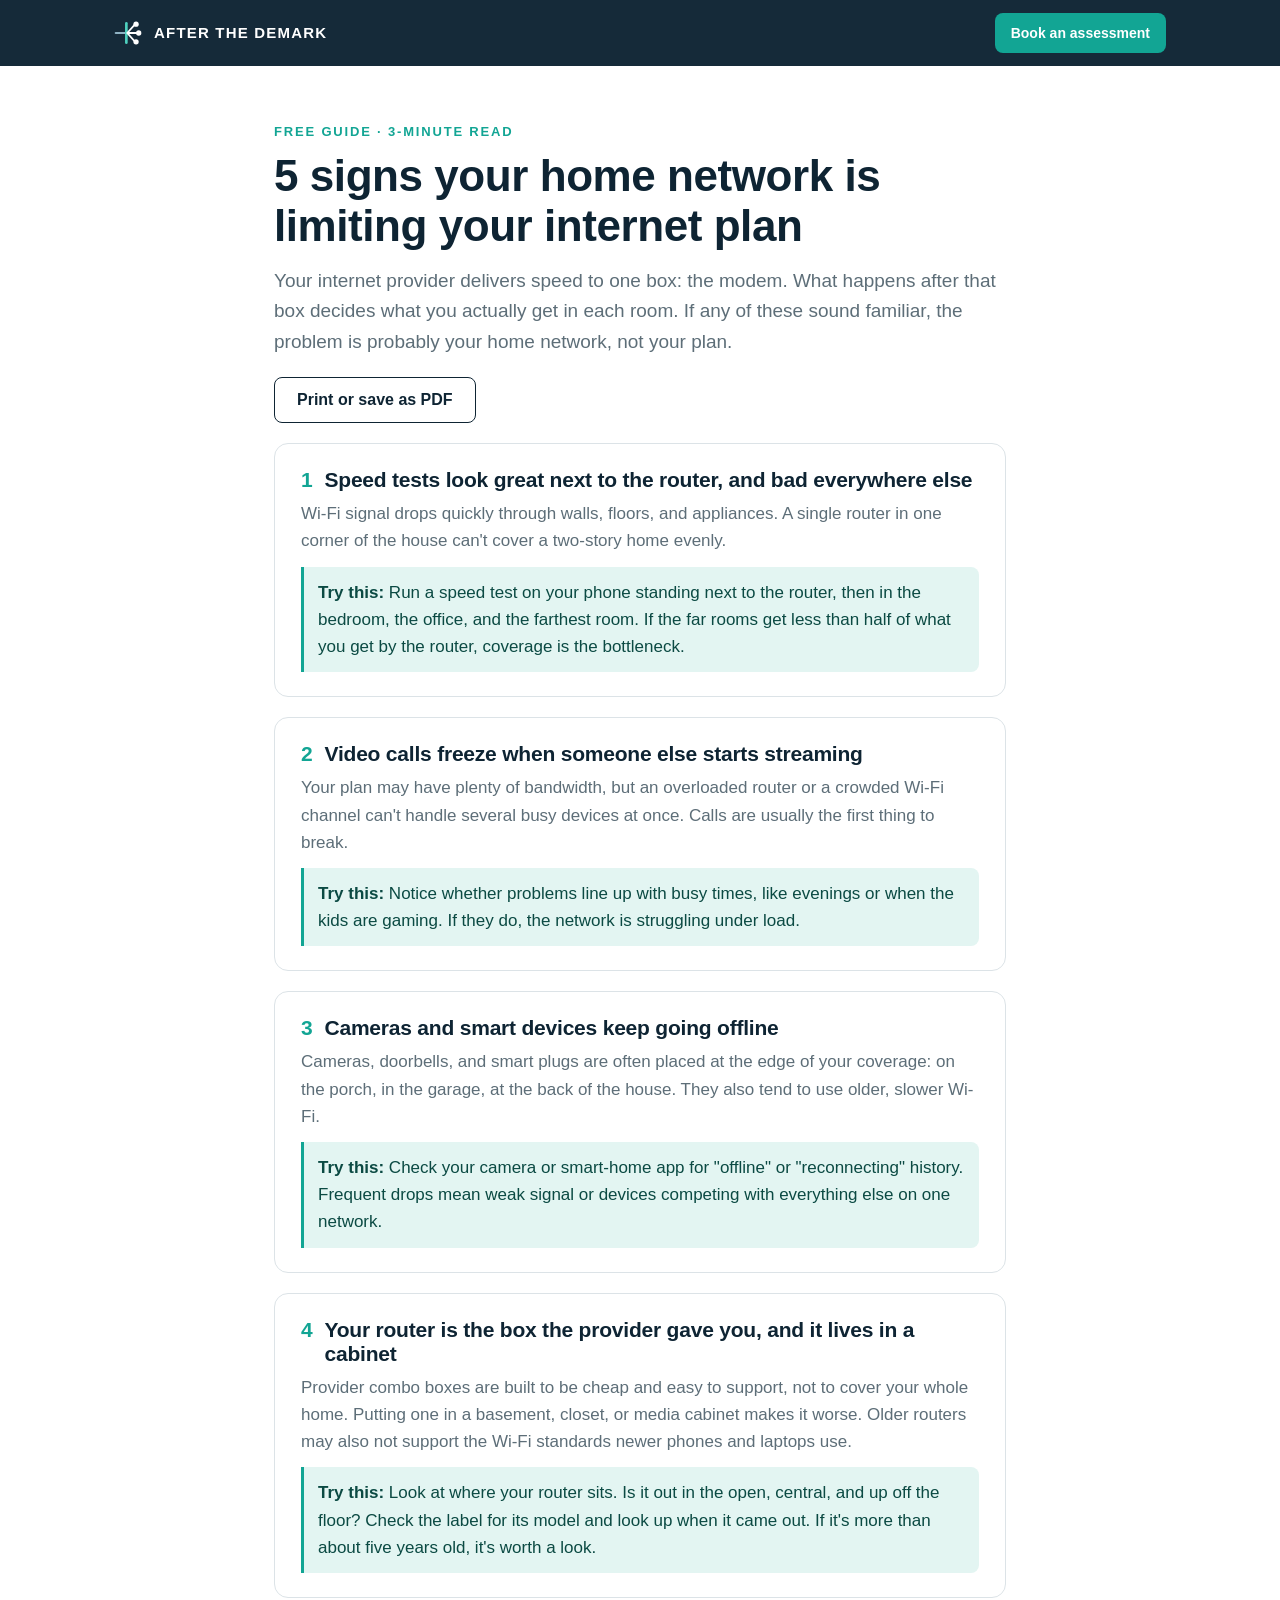
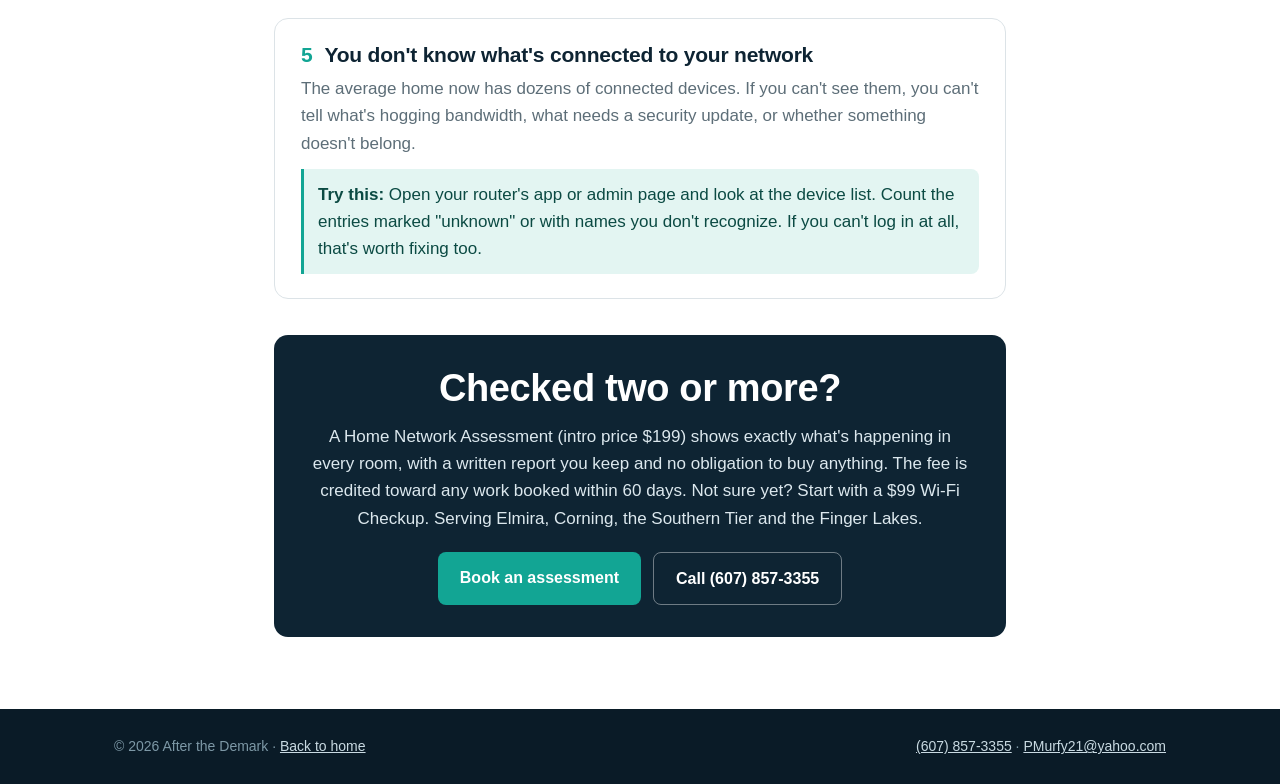
<file: guide.html>
<!doctype html>
<html lang="en">
<head>
<meta charset="utf-8">
<meta name="viewport" content="width=device-width, initial-scale=1">
<title>5 Signs Your Home Network Is Limiting Your Internet Plan | After the Demark</title>
<meta name="description" content="A free 3-minute guide: five signs your Wi-Fi, not your internet plan, is what's slowing you down, plus quick checks you can do yourself.">
<link rel="canonical" href="https://patinthehat007.github.io/after-the-demark/guide.html">
<link rel="icon" href="favicon.svg" type="image/svg+xml">
<meta property="og:type" content="article">
<meta property="og:title" content="5 Signs Your Home Network Is Limiting Your Internet Plan">
<meta property="og:description" content="Paying for fast internet but not getting it everywhere? Five signs and quick self-checks.">
<meta property="og:url" content="https://patinthehat007.github.io/after-the-demark/guide.html">
<meta property="og:image" content="https://patinthehat007.github.io/after-the-demark/media/og-image.jpg">
<meta name="twitter:card" content="summary_large_image">
<link rel="stylesheet" href="styles.css">
</head>
<body>

<header>
  <div class="wrap">
    <a class="logo" href="index.html" aria-label="After the Demark home">
      <svg width="30" height="30" viewBox="0 0 34 34" aria-hidden="true"><line x1="2" y1="17" x2="13" y2="17" stroke="#8FB3C4" stroke-width="2.4" stroke-linecap="round"/><line x1="14" y1="6" x2="14" y2="28" stroke="#4FD1BF" stroke-width="3" stroke-linecap="round"/><path d="M15 17 L24 7 M15 17 L26 17 M15 17 L24 27" stroke="#fff" stroke-width="2" fill="none" stroke-linecap="round"/><circle cx="25" cy="7" r="3" fill="#fff"/><circle cx="28" cy="17" r="3" fill="#fff"/><circle cx="25" cy="27" r="3" fill="#fff"/></svg>
      <b>After the Demark</b>
    </a>
    <nav><a class="btn primary" href="index.html#contact">Book<span class="long"> an assessment</span></a></nav>
  </div>
</header>

<main class="guide">
  <div class="eyebrow">Free guide · 3-minute read</div>
  <h1>5 signs your home network is limiting your internet plan</h1>
  <p class="lead">Your internet provider delivers speed to one box: the modem. What happens after that box decides what you actually get in each room. If any of these sound familiar, the problem is probably your home network, not your plan.</p>
  <button class="btn outline no-print" onclick="window.print()">Print or save as PDF</button>

  <section class="sign">
    <h2><span>1</span> Speed tests look great next to the router, and bad everywhere else</h2>
    <p>Wi-Fi signal drops quickly through walls, floors, and appliances. A single router in one corner of the house can't cover a two-story home evenly.</p>
    <p class="check"><b>Try this:</b> Run a speed test on your phone standing next to the router, then in the bedroom, the office, and the farthest room. If the far rooms get less than half of what you get by the router, coverage is the bottleneck.</p>
  </section>

  <section class="sign">
    <h2><span>2</span> Video calls freeze when someone else starts streaming</h2>
    <p>Your plan may have plenty of bandwidth, but an overloaded router or a crowded Wi-Fi channel can't handle several busy devices at once. Calls are usually the first thing to break.</p>
    <p class="check"><b>Try this:</b> Notice whether problems line up with busy times, like evenings or when the kids are gaming. If they do, the network is struggling under load.</p>
  </section>

  <section class="sign">
    <h2><span>3</span> Cameras and smart devices keep going offline</h2>
    <p>Cameras, doorbells, and smart plugs are often placed at the edge of your coverage: on the porch, in the garage, at the back of the house. They also tend to use older, slower Wi-Fi.</p>
    <p class="check"><b>Try this:</b> Check your camera or smart-home app for "offline" or "reconnecting" history. Frequent drops mean weak signal or devices competing with everything else on one network.</p>
  </section>

  <section class="sign">
    <h2><span>4</span> Your router is the box the provider gave you, and it lives in a cabinet</h2>
    <p>Provider combo boxes are built to be cheap and easy to support, not to cover your whole home. Putting one in a basement, closet, or media cabinet makes it worse. Older routers may also not support the Wi-Fi standards newer phones and laptops use.</p>
    <p class="check"><b>Try this:</b> Look at where your router sits. Is it out in the open, central, and up off the floor? Check the label for its model and look up when it came out. If it's more than about five years old, it's worth a look.</p>
  </section>

  <section class="sign">
    <h2><span>5</span> You don't know what's connected to your network</h2>
    <p>The average home now has dozens of connected devices. If you can't see them, you can't tell what's hogging bandwidth, what needs a security update, or whether something doesn't belong.</p>
    <p class="check"><b>Try this:</b> Open your router's app or admin page and look at the device list. Count the entries marked "unknown" or with names you don't recognize. If you can't log in at all, that's worth fixing too.</p>
  </section>

  <section class="guide-cta">
    <h2>Checked two or more?</h2>
    <p>A Home Network Assessment (intro price $199) shows exactly what's happening in every room, with a written report you keep and no obligation to buy anything. The fee is credited toward any work booked within 60 days. Not sure yet? Start with a $99 Wi-Fi Checkup. Serving Elmira, Corning, the Southern Tier and the Finger Lakes.</p>
    <div class="ctas">
      <a class="btn primary" href="index.html#contact">Book an assessment</a>
      <a class="btn ghost" href="tel:+16078573355">Call (607) 857-3355</a>
    </div>
  </section>
</main>

<footer>
  <div class="wrap">
    <span>© 2026 After the Demark · <a href="index.html">Back to home</a></span>
    <span><a href="tel:+16078573355">(607) 857-3355</a> · <a href="mailto:PMurfy21@yahoo.com">PMurfy21@yahoo.com</a></span>
  </div>
</footer>

<div class="mobile-cta" aria-label="Quick contact">
  <a href="tel:+16078573355" class="btn ghost">Call</a>
  <a href="sms:+16078573355" class="btn ghost">Text</a>
  <a href="index.html#contact" class="btn primary">Book</a>
</div>
</body>
</html>
</file>
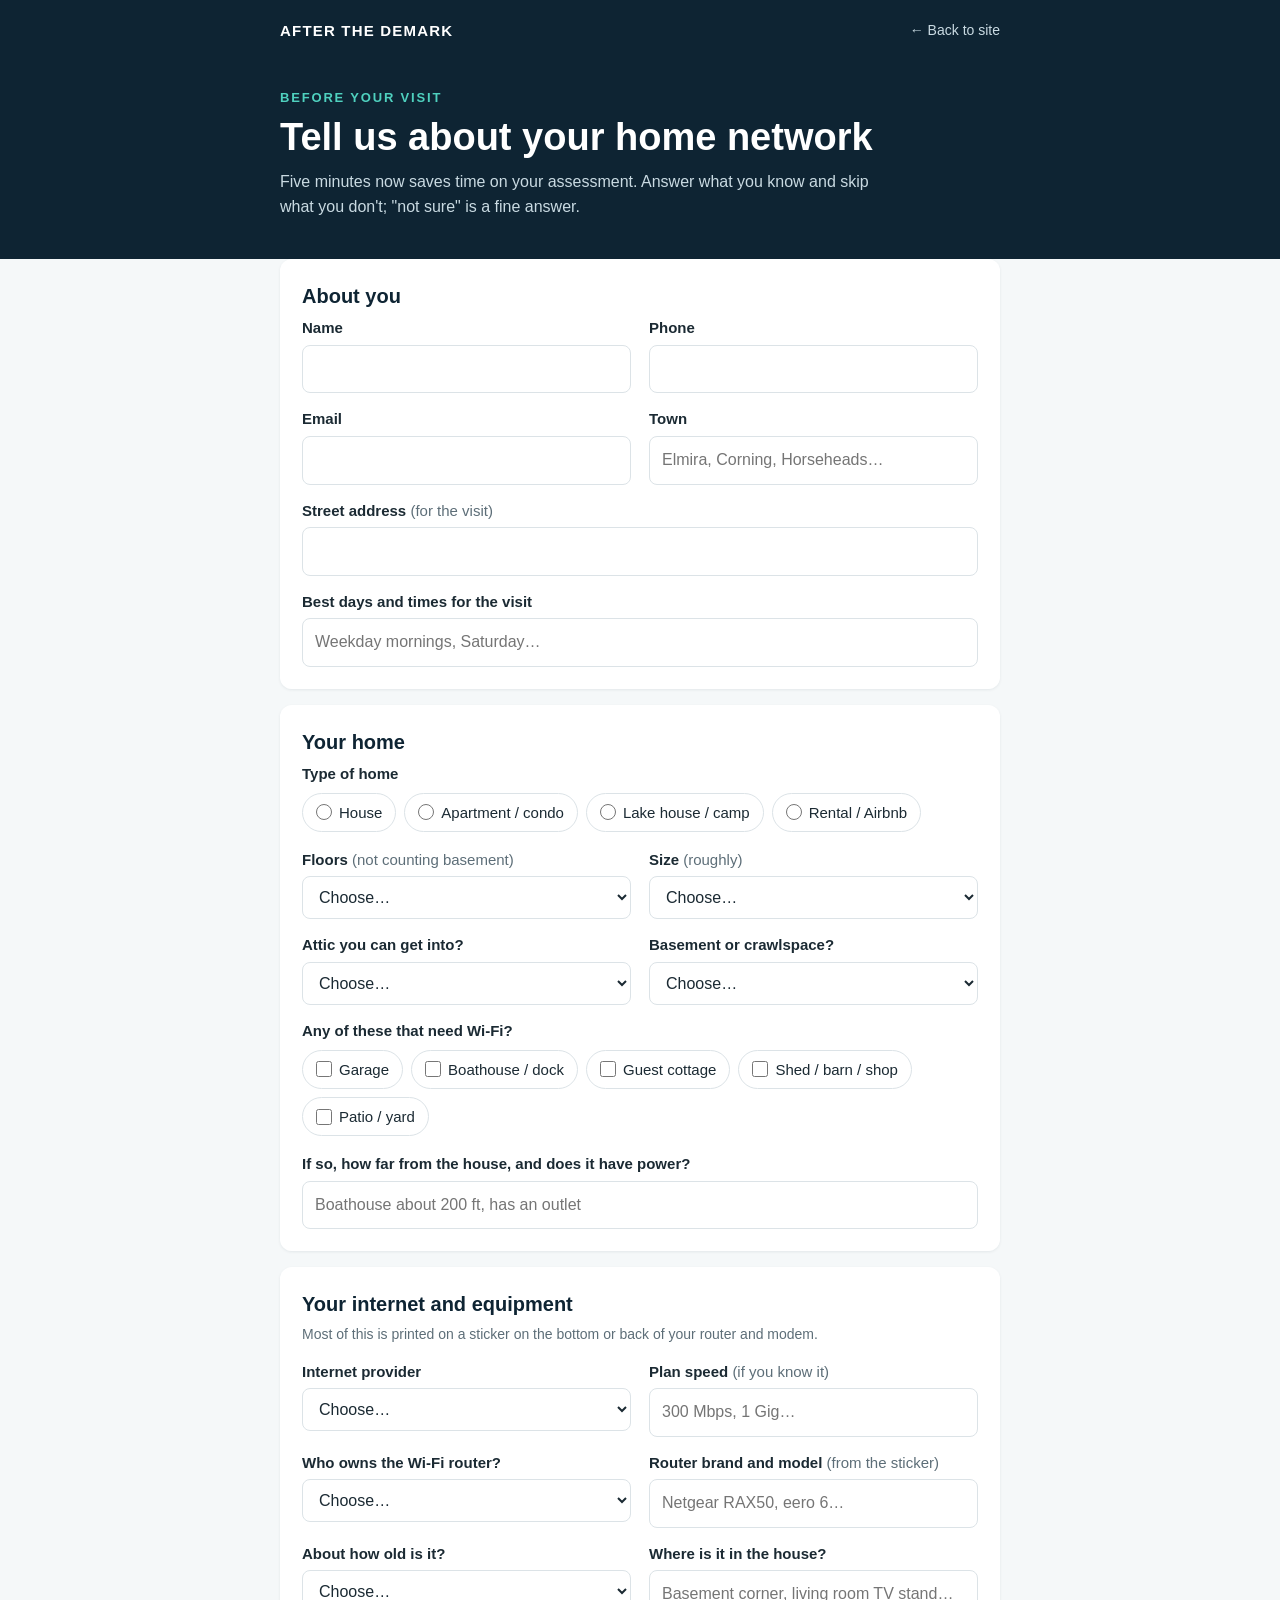
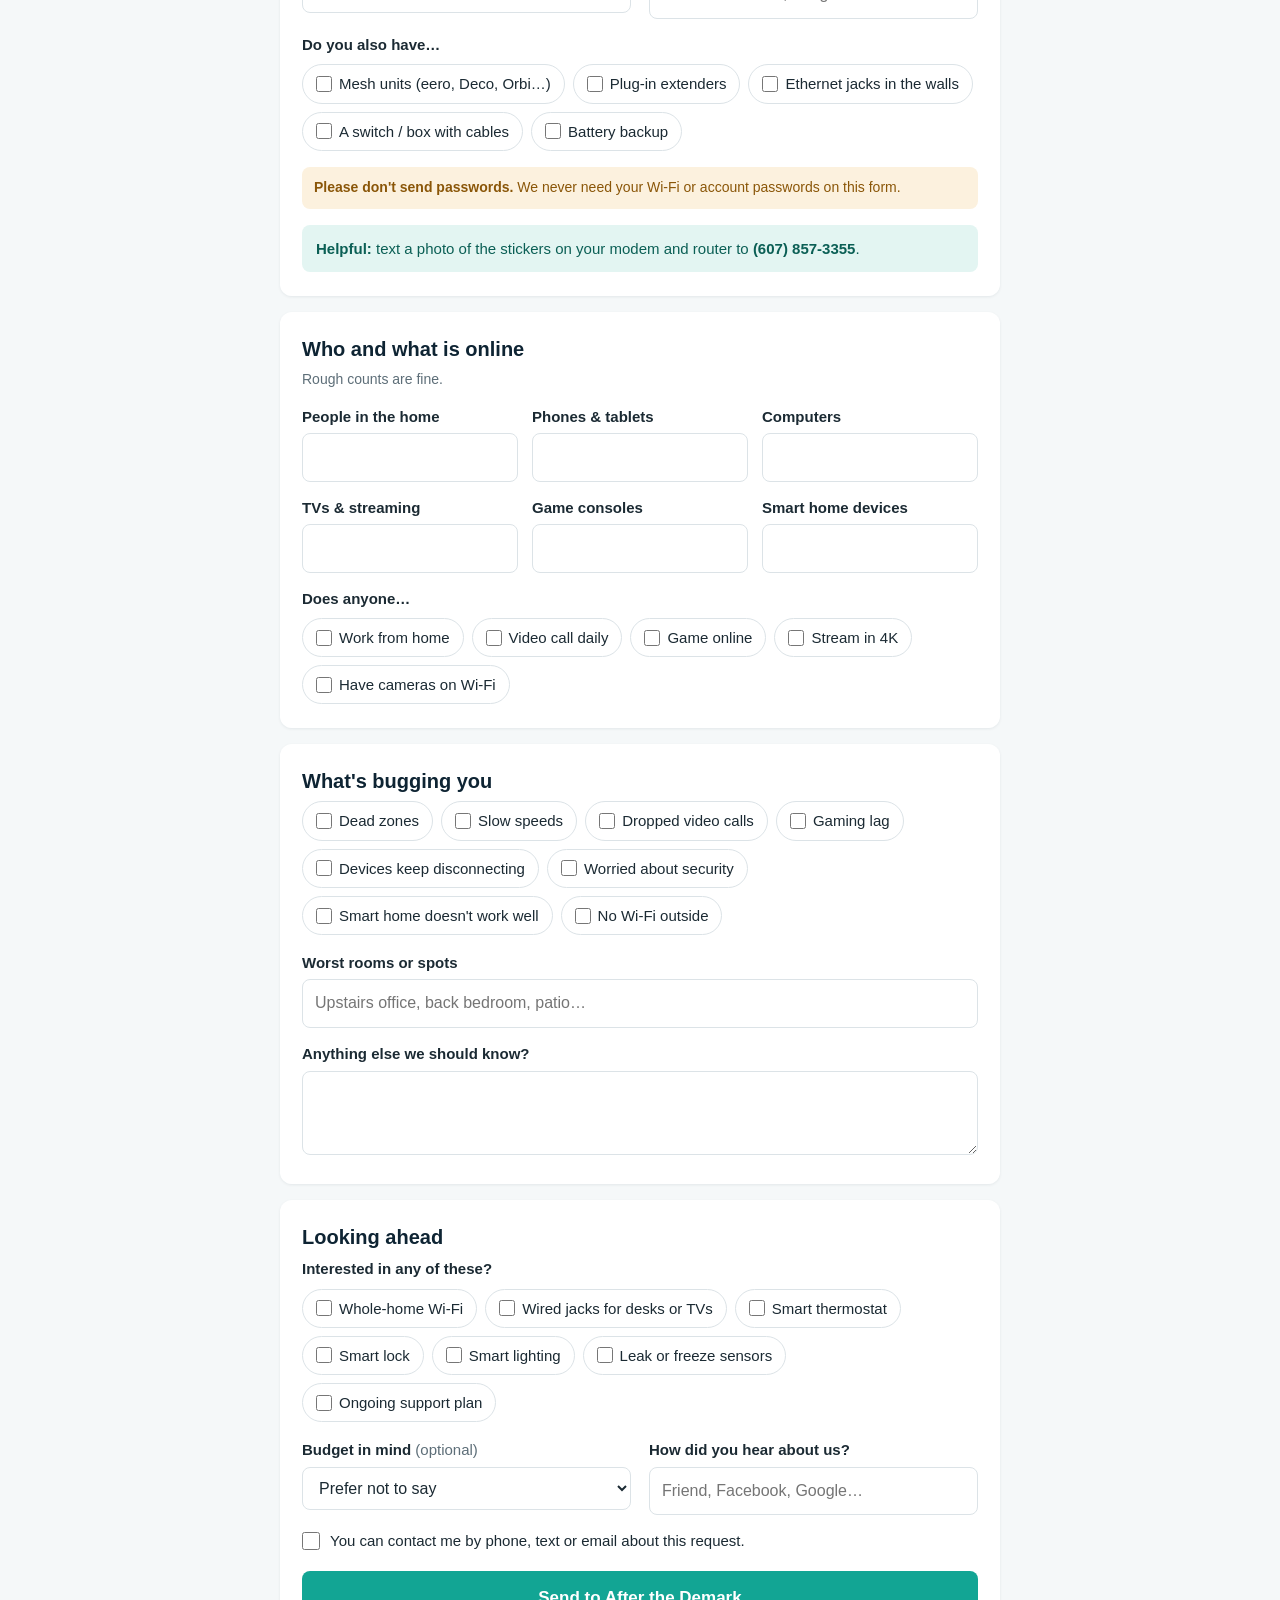
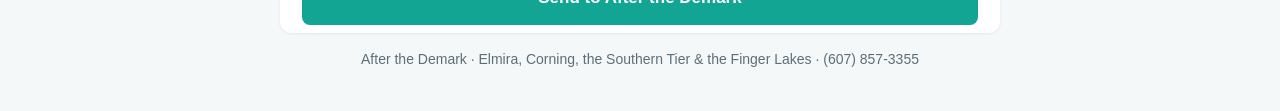
<file: intake.html>
<!doctype html>
<html lang="en">
<head>
<meta charset="utf-8">
<meta name="viewport" content="width=device-width, initial-scale=1">
<title>Before Your Visit | After the Demark</title>
<meta name="description" content="Tell us about your home network before your assessment so we arrive ready.">
<meta name="robots" content="noindex">
<style>
  /* ------------------------------------------------------------
     SETUP (one time): get a free access key at https://web3forms.com
     using your business email, then paste it below. Every form
     submission is then emailed to you.
     ------------------------------------------------------------ */
  :root {
    --navy: #0E2433; --teal: #12A594; --teal-bright: #4FD1BF; --teal-soft: #E3F5F2;
    --ink: #1B2A33; --muted: #5D6E78; --line: #DCE3E7; --bg: #FFFFFF; --bg-soft: #F5F8F9;
    --amber-soft: #FCF1DE; --amber-ink: #8A5608; --red: #B3261E;
  }
  * { box-sizing: border-box; margin: 0; padding: 0; }
  body { font-family: -apple-system, BlinkMacSystemFont, "Segoe UI", "Helvetica Neue", Helvetica, Arial, sans-serif;
         color: var(--ink); background: var(--bg-soft); line-height: 1.55; font-size: 16px; }
  .wrap { max-width: 760px; margin: 0 auto; padding: 0 20px; }
  header { background: var(--navy); color: #fff; }
  header .wrap { display: flex; align-items: center; justify-content: space-between; height: 62px; }
  .logo { color: #fff; text-decoration: none; font-weight: 700; letter-spacing: .08em; text-transform: uppercase; font-size: 15px; }
  header a.back { color: #C9DAE2; font-size: 14px; text-decoration: none; }
  .hero { background: var(--navy); color: #fff; padding: 26px 0 40px; }
  .eyebrow { font-size: 13px; font-weight: 700; letter-spacing: .14em; text-transform: uppercase; color: var(--teal-bright); margin-bottom: 8px; }
  h1 { font-size: clamp(28px, 5vw, 38px); line-height: 1.15; margin-bottom: 10px; }
  .hero p { color: #C9DAE2; max-width: 600px; }
  form { margin: -22px auto 50px; }
  fieldset { border: 0; background: #fff; border-radius: 12px; padding: 22px 22px 8px; margin-bottom: 16px; box-shadow: 0 1px 3px rgba(14,36,51,.08); min-width: 0; }
  legend { font-size: 20px; font-weight: 700; color: var(--navy); float: left; width: 100%; margin-bottom: 4px; }
  legend + * { clear: both; }
  .hint { color: var(--muted); font-size: 14px; margin-bottom: 14px; }
  .grid { display: grid; grid-template-columns: 1fr 1fr; gap: 0 18px; }
  .full { grid-column: 1 / -1; }
  @media (max-width: 600px) { .grid { grid-template-columns: 1fr; } }
  label.f { display: block; margin-bottom: 14px; min-width: 0; }
  label.f > span { display: block; font-weight: 600; font-size: 15px; margin-bottom: 5px; }
  label.f > span em { font-style: normal; color: var(--muted); font-weight: 400; }
  input[type=text], input[type=email], input[type=tel], input[type=number], select, textarea {
    width: 100%; font: inherit; font-size: 16px; padding: 11px 12px; border: 1.5px solid var(--line); border-radius: 8px; background: #fff; color: var(--ink); }
  textarea { min-height: 84px; resize: vertical; }
  input:focus, select:focus, textarea:focus { outline: none; border-color: var(--teal); box-shadow: 0 0 0 3px var(--teal-soft); }
  .q { font-weight: 600; font-size: 15px; margin-bottom: 8px; }
  .chips { display: flex; flex-wrap: wrap; gap: 8px; margin-bottom: 16px; }
  .chips label { display: inline-flex; align-items: center; gap: 7px; border: 1.5px solid var(--line); border-radius: 99px; padding: 7px 13px; font-size: 15px; cursor: pointer; background: #fff; }
  .chips input { accent-color: var(--teal); width: 16px; height: 16px; }
  .chips label:has(input:checked) { border-color: var(--teal); background: var(--teal-soft); }
  .counts { display: grid; grid-template-columns: repeat(3, 1fr); gap: 0 14px; }
  @media (max-width: 600px) { .counts { grid-template-columns: 1fr 1fr; } }
  .note { background: var(--amber-soft); color: var(--amber-ink); border-radius: 8px; padding: 10px 12px; font-size: 14px; margin-bottom: 16px; }
  .photo { background: var(--teal-soft); color: #0B5F55; border-radius: 8px; padding: 12px 14px; font-size: 15px; margin-bottom: 16px; }
  .consent { display: flex; gap: 10px; align-items: flex-start; font-size: 15px; margin-bottom: 18px; }
  .consent input { accent-color: var(--teal); width: 18px; height: 18px; margin-top: 3px; flex: none; }
  button.submit { font: inherit; font-weight: 700; font-size: 17px; background: var(--teal); color: #fff; border: 0; border-radius: 8px; padding: 14px 26px; cursor: pointer; width: 100%; }
  button.submit:disabled { opacity: .6; cursor: default; }
  .msg { border-radius: 10px; padding: 16px 18px; margin-top: 14px; font-size: 15px; }
  .msg.ok { background: var(--teal-soft); color: #0B5F55; }
  .msg.err { background: #FBE9E7; color: var(--red); }
  .hp { position: absolute; left: -9999px; }
  footer { text-align: center; color: var(--muted); font-size: 14px; padding: 0 20px 40px; }
</style>
</head>
<body>
<header><div class="wrap"><a class="logo" href="index.html">After the Demark</a><a class="back" href="index.html">← Back to site</a></div></header>

<section class="hero">
  <div class="wrap">
    <div class="eyebrow">Before your visit</div>
    <h1>Tell us about your home network</h1>
    <p>Five minutes now saves time on your assessment. Answer what you know and skip what you don't; "not sure" is a fine answer.</p>
  </div>
</section>

<form class="wrap" id="intake" novalidate>
  <input type="hidden" name="access_key" value="YOUR_WEB3FORMS_ACCESS_KEY">
  <input type="hidden" name="subject" value="New pre-visit form">
  <input type="hidden" name="from_name" value="After the Demark website">
  <input type="checkbox" name="botcheck" class="hp" tabindex="-1" autocomplete="off" aria-hidden="true">

  <fieldset>
    <legend>About you</legend>
    <div class="grid">
      <label class="f"><span>Name</span><input type="text" id="name" name="Name" autocomplete="name" required></label>
      <label class="f"><span>Phone</span><input type="tel" id="phone" name="Phone" autocomplete="tel" required></label>
      <label class="f"><span>Email</span><input type="email" id="email" name="email" autocomplete="email"></label>
      <label class="f"><span>Town</span><input type="text" id="town" name="Town" autocomplete="address-level2" placeholder="Elmira, Corning, Horseheads…"></label>
      <label class="f full"><span>Street address <em>(for the visit)</em></span><input type="text" id="address" name="Address" autocomplete="street-address"></label>
      <label class="f full"><span>Best days and times for the visit</span><input type="text" id="times" name="Preferred visit times" placeholder="Weekday mornings, Saturday…"></label>
    </div>
  </fieldset>

  <fieldset>
    <legend>Your home</legend>
    <div class="q">Type of home</div>
    <div class="chips">
      <label><input type="radio" name="Home type" value="House"> House</label>
      <label><input type="radio" name="Home type" value="Apartment / condo"> Apartment / condo</label>
      <label><input type="radio" name="Home type" value="Lake house / camp"> Lake house / camp</label>
      <label><input type="radio" name="Home type" value="Rental / Airbnb"> Rental / Airbnb</label>
    </div>
    <div class="grid">
      <label class="f"><span>Floors <em>(not counting basement)</em></span>
        <select id="floors" name="Floors"><option value="">Choose…</option><option>1</option><option>2</option><option>3+</option></select></label>
      <label class="f"><span>Size <em>(roughly)</em></span>
        <select id="size" name="Size"><option value="">Choose…</option><option>Under 1,500 sq ft</option><option>1,500–3,000 sq ft</option><option>Over 3,000 sq ft</option><option>Not sure</option></select></label>
      <label class="f"><span>Attic you can get into?</span>
        <select id="attic" name="Attic access"><option value="">Choose…</option><option>Yes, easy hatch or stairs</option><option>Yes, but tight</option><option>No attic / no access</option><option>Not sure</option></select></label>
      <label class="f"><span>Basement or crawlspace?</span>
        <select id="basement" name="Basement"><option value="">Choose…</option><option>Unfinished basement</option><option>Finished basement</option><option>Crawlspace</option><option>Neither</option></select></label>
    </div>
    <div class="q">Any of these that need Wi-Fi?</div>
    <div class="chips">
      <label><input type="checkbox" name="Outbuildings" value="Garage"> Garage</label>
      <label><input type="checkbox" name="Outbuildings" value="Boathouse / dock"> Boathouse / dock</label>
      <label><input type="checkbox" name="Outbuildings" value="Guest cottage"> Guest cottage</label>
      <label><input type="checkbox" name="Outbuildings" value="Shed / barn / shop"> Shed / barn / shop</label>
      <label><input type="checkbox" name="Outbuildings" value="Patio / yard"> Patio / yard</label>
    </div>
    <label class="f"><span>If so, how far from the house, and does it have power?</span><input type="text" id="outbuilding" name="Outbuilding details" placeholder="Boathouse about 200 ft, has an outlet"></label>
  </fieldset>

  <fieldset>
    <legend>Your internet and equipment</legend>
    <p class="hint">Most of this is printed on a sticker on the bottom or back of your router and modem.</p>
    <div class="grid">
      <label class="f"><span>Internet provider</span>
        <select id="isp" name="Internet provider"><option value="">Choose…</option><option>Spectrum</option><option>Frontier</option><option>Empire Access</option><option>Starlink</option><option>Verizon / T-Mobile Home Internet</option><option>HughesNet / Viasat</option><option>Other</option><option>Not sure</option></select></label>
      <label class="f"><span>Plan speed <em>(if you know it)</em></span><input type="text" id="plan" name="Plan speed" placeholder="300 Mbps, 1 Gig…"></label>
      <label class="f"><span>Who owns the Wi-Fi router?</span>
        <select id="owner" name="Router owner"><option value="">Choose…</option><option>Provider's (rented)</option><option>I bought my own</option><option>Not sure</option></select></label>
      <label class="f"><span>Router brand and model <em>(from the sticker)</em></span><input type="text" id="router" name="Router model" placeholder="Netgear RAX50, eero 6…"></label>
      <label class="f"><span>About how old is it?</span>
        <select id="age" name="Router age"><option value="">Choose…</option><option>Under 2 years</option><option>2–5 years</option><option>Over 5 years</option><option>Not sure</option></select></label>
      <label class="f"><span>Where is it in the house?</span><input type="text" id="where" name="Router location" placeholder="Basement corner, living room TV stand…"></label>
    </div>
    <div class="q">Do you also have…</div>
    <div class="chips">
      <label><input type="checkbox" name="Other equipment" value="Mesh units"> Mesh units (eero, Deco, Orbi…)</label>
      <label><input type="checkbox" name="Other equipment" value="Plug-in extenders"> Plug-in extenders</label>
      <label><input type="checkbox" name="Other equipment" value="Ethernet wall jacks"> Ethernet jacks in the walls</label>
      <label><input type="checkbox" name="Other equipment" value="Network switch"> A switch / box with cables</label>
      <label><input type="checkbox" name="Other equipment" value="Battery backup (UPS)"> Battery backup</label>
    </div>
    <div class="note"><b>Please don't send passwords.</b> We never need your Wi-Fi or account passwords on this form.</div>
    <div class="photo"><b>Helpful:</b> text a photo of the stickers on your modem and router to <b>(607) 857-3355</b>.</div>
  </fieldset>

  <fieldset>
    <legend>Who and what is online</legend>
    <p class="hint">Rough counts are fine.</p>
    <div class="counts">
      <label class="f"><span>People in the home</span><input type="number" min="0" inputmode="numeric" id="people" name="People"></label>
      <label class="f"><span>Phones &amp; tablets</span><input type="number" min="0" inputmode="numeric" id="phones" name="Phones and tablets"></label>
      <label class="f"><span>Computers</span><input type="number" min="0" inputmode="numeric" id="computers" name="Computers"></label>
      <label class="f"><span>TVs &amp; streaming</span><input type="number" min="0" inputmode="numeric" id="tvs" name="TVs and streaming"></label>
      <label class="f"><span>Game consoles</span><input type="number" min="0" inputmode="numeric" id="games" name="Game consoles"></label>
      <label class="f"><span>Smart home devices</span><input type="number" min="0" inputmode="numeric" id="smart" name="Smart home devices"></label>
    </div>
    <div class="q">Does anyone…</div>
    <div class="chips">
      <label><input type="checkbox" name="Usage" value="Works from home"> Work from home</label>
      <label><input type="checkbox" name="Usage" value="Video calls daily"> Video call daily</label>
      <label><input type="checkbox" name="Usage" value="Online gaming"> Game online</label>
      <label><input type="checkbox" name="Usage" value="4K streaming"> Stream in 4K</label>
      <label><input type="checkbox" name="Usage" value="Security cameras on Wi-Fi"> Have cameras on Wi-Fi</label>
    </div>
  </fieldset>

  <fieldset>
    <legend>What's bugging you</legend>
    <div class="chips">
      <label><input type="checkbox" name="Problems" value="Dead zones"> Dead zones</label>
      <label><input type="checkbox" name="Problems" value="Slow speeds"> Slow speeds</label>
      <label><input type="checkbox" name="Problems" value="Dropped video calls"> Dropped video calls</label>
      <label><input type="checkbox" name="Problems" value="Gaming lag"> Gaming lag</label>
      <label><input type="checkbox" name="Problems" value="Devices disconnect"> Devices keep disconnecting</label>
      <label><input type="checkbox" name="Problems" value="Worried about security"> Worried about security</label>
      <label><input type="checkbox" name="Problems" value="Smart home unreliable"> Smart home doesn't work well</label>
      <label><input type="checkbox" name="Problems" value="Outdoor coverage"> No Wi-Fi outside</label>
    </div>
    <label class="f"><span>Worst rooms or spots</span><input type="text" id="rooms" name="Problem rooms" placeholder="Upstairs office, back bedroom, patio…"></label>
    <label class="f"><span>Anything else we should know?</span><textarea id="other" name="Anything else"></textarea></label>
  </fieldset>

  <fieldset>
    <legend>Looking ahead</legend>
    <div class="q">Interested in any of these?</div>
    <div class="chips">
      <label><input type="checkbox" name="Interests" value="Whole-home Wi-Fi"> Whole-home Wi-Fi</label>
      <label><input type="checkbox" name="Interests" value="Ethernet to desks / TVs"> Wired jacks for desks or TVs</label>
      <label><input type="checkbox" name="Interests" value="Smart thermostat"> Smart thermostat</label>
      <label><input type="checkbox" name="Interests" value="Smart lock"> Smart lock</label>
      <label><input type="checkbox" name="Interests" value="Smart lighting"> Smart lighting</label>
      <label><input type="checkbox" name="Interests" value="Leak / freeze sensors"> Leak or freeze sensors</label>
      <label><input type="checkbox" name="Interests" value="Ongoing support plan"> Ongoing support plan</label>
    </div>
    <div class="grid">
      <label class="f"><span>Budget in mind <em>(optional)</em></span>
        <select id="budget" name="Budget"><option value="">Prefer not to say</option><option>Under $500</option><option>$500–$1,500</option><option>$1,500–$3,000</option><option>Over $3,000</option></select></label>
      <label class="f"><span>How did you hear about us?</span><input type="text" id="heard" name="Heard about us" placeholder="Friend, Facebook, Google…"></label>
    </div>
    <label class="consent"><input type="checkbox" id="consent" name="Contact OK" value="Yes" required> <span>You can contact me by phone, text or email about this request.</span></label>
    <button class="submit" type="submit" id="submitBtn">Send to After the Demark</button>
    <div id="result" role="status" aria-live="polite"></div>
  </fieldset>
</form>

<footer>After the Demark · Elmira, Corning, the Southern Tier &amp; the Finger Lakes · (607) 857-3355</footer>

<script>
const form = document.getElementById('intake');
const btn = document.getElementById('submitBtn');
const out = document.getElementById('result');
const show = (cls, html) => { out.className = 'msg ' + cls; out.innerHTML = html; };

form.addEventListener('submit', async (e) => {
  e.preventDefault();
  const name = form.elements['Name'].value.trim();
  const phone = form.elements['Phone'].value.trim();
  if (!name || !phone) { show('err', 'Please add your name and phone number so we can reach you.'); (name ? form.elements['Phone'] : form.elements['Name']).focus(); return; }
  if (!document.getElementById('consent').checked) { show('err', 'Please tick the box saying we can contact you.'); return; }
  const key = form.elements['access_key'].value;
  if (!key || key.startsWith('YOUR_')) { show('err', 'This form isn\'t connected yet. Please call or text <b>(607) 857-3355</b> instead.'); return; }

  // Combine multi-select answers into one line each
  const fd = new FormData(form);
  const data = {};
  for (const [k, v] of fd.entries()) { if (v === '') continue; data[k] = data[k] ? data[k] + ', ' + v : v; }
  data.subject = `New pre-visit form: ${name}${data['Town'] ? ' (' + data['Town'] + ')' : ''}`;

  btn.disabled = true; btn.textContent = 'Sending…';
  try {
    const res = await fetch('https://api.web3forms.com/submit', { method: 'POST', headers: { 'Content-Type': 'application/json', Accept: 'application/json' }, body: JSON.stringify(data) });
    const json = await res.json().catch(() => ({}));
    if (res.ok && json.success) {
      const done = document.createElement('div');
      done.className = 'wrap';
      done.innerHTML = `<div class="msg ok" role="status" style="margin:-22px 0 50px;font-size:17px"><b>Thanks, ${name.split(' ')[0].replace(/[<>&"]/g, '')}!</b> We got your answers and will be in touch within one business day to set up your visit.</div>`;
      form.replaceWith(done);
      window.scrollTo({ top: 0, behavior: 'smooth' });
    } else {
      throw new Error(json.message || 'Send failed');
    }
  } catch (err) {
    show('err', 'That didn\'t go through. Please try again, or call or text <b>(607) 857-3355</b>.');
    btn.disabled = false; btn.textContent = 'Send to After the Demark';
  }
});
</script>
</body>
</html>
</file>
<file: styles.css>
/* After the Demark: shared site styles (index.html, guide.html) */
:root {
  --navy: #0E2433; --navy-2: #173A50; --teal: #12A594; --teal-bright: #4FD1BF; --teal-soft: #E3F5F2;
  --ink: #1B2A33; --muted: #5D6E78; --line: #DCE3E7; --bg: #FFFFFF; --bg-soft: #F5F8F9;
  --red: #D64545; --red-soft: #FBE9E9; --green: #2E9D5B; --green-soft: #E4F4EA;
}
* { box-sizing: border-box; margin: 0; padding: 0; }
html { scroll-behavior: smooth; scroll-padding-top: 76px; }
body { font-family: -apple-system, BlinkMacSystemFont, "Segoe UI", "Helvetica Neue", Helvetica, Arial, sans-serif;
       color: var(--ink); background: var(--bg); line-height: 1.6; font-size: 17px; }
a { color: inherit; }
img, video { max-width: 100%; display: block; }
.wrap { max-width: 1100px; margin: 0 auto; padding: 0 24px; }
h1, h2, h3 { color: var(--navy); line-height: 1.15; letter-spacing: -.01em; }
h2 { font-size: clamp(28px, 4vw, 38px); margin-bottom: 12px; }
.eyebrow { font-size: 13px; font-weight: 700; letter-spacing: .14em; text-transform: uppercase; color: var(--teal); margin-bottom: 8px; }
.sub { color: var(--muted); font-size: 18px; max-width: 640px; }
section { padding: 84px 0; }
.alt { background: var(--bg-soft); }
.btn { display: inline-block; text-decoration: none; font-weight: 600; padding: 13px 22px; border-radius: 8px; font-size: 16px;
       border: 0; cursor: pointer; font-family: inherit; transition: transform .15s, background .15s; }
.btn:hover { transform: translateY(-1px); }
.btn.primary { background: var(--teal); color: #fff; }
.btn.primary:hover { background: #0F9282; }
.btn.ghost { border: 1.5px solid rgba(255,255,255,.4); color: #fff; background: transparent; }
.btn.ghost:hover { background: rgba(255,255,255,.08); }
.btn.dark { background: var(--navy); color: #fff; }
.btn.outline { border: 1.5px solid var(--navy); color: var(--navy); background: #fff; }

/* Header */
header { position: sticky; top: 0; z-index: 20; background: rgba(14,36,51,.97); backdrop-filter: blur(6px); }
header .wrap { display: flex; align-items: center; justify-content: space-between; height: 66px; }
.logo { display: flex; align-items: center; gap: 10px; text-decoration: none; color: #fff; }
.logo b { letter-spacing: .08em; text-transform: uppercase; font-size: 15px; white-space: nowrap; }
nav { display: flex; gap: 24px; align-items: center; }
nav a { color: #C9DAE2; text-decoration: none; font-size: 15px; white-space: nowrap; }
nav a:hover { color: #fff; }
nav .btn { padding: 9px 16px; font-size: 14px; color: #fff; white-space: nowrap; }
@media (max-width: 1080px) { nav a:not(.btn) { display: none; } }
@media (max-width: 480px) { .logo b { font-size: 13px; } nav .btn { padding: 8px 14px; font-size: 13px; } nav .long { display: none; } }

/* Hero */
.hero { background: var(--navy); color: #fff; padding: 64px 0 0; overflow: hidden; }
.hero .grid { display: grid; grid-template-columns: 1.05fr 1fr; gap: 40px; align-items: center; }
.hero .area { color: var(--teal-bright); font-size: 14px; font-weight: 600; letter-spacing: .04em; margin-bottom: 14px; }
.hero h1 { color: #fff; font-size: clamp(36px, 5.4vw, 56px); margin-bottom: 18px; }
.hero h1 em { font-style: normal; color: var(--teal-bright); }
.hero p { color: #B7CDD8; font-size: 19px; margin-bottom: 28px; max-width: 520px; }
.ctas { display: flex; gap: 12px; flex-wrap: wrap; }
.hero .trust { margin-top: 28px; display: flex; gap: 22px; flex-wrap: wrap; color: #8FB3C4; font-size: 14px; padding-bottom: 56px; }
.hero .trust span::before { content: "✓ "; color: var(--teal-bright); font-weight: 700; }
.hero svg { width: 100%; height: auto; display: block; }
@media (max-width: 820px) { .hero .grid { grid-template-columns: 1fr; } .hero .trust { padding-bottom: 8px; } }

/* Video */
.video { background: var(--navy); padding: 0 0 72px; }
.video-frame { border-radius: 14px; overflow: hidden; box-shadow: 0 20px 50px rgba(0,0,0,.35); border: 1px solid rgba(255,255,255,.08); background: #04070e; }
.video-frame video { width: 100%; aspect-ratio: 16 / 9; }
.video .cap { color: #8FB3C4; text-align: center; font-size: 15px; margin-top: 14px; }

/* Problem strip */
.problems { padding: 56px 0; }
.problems .grid { display: grid; grid-template-columns: repeat(4, 1fr); gap: 18px; }
.prob { background: #fff; border: 1px solid var(--line); border-radius: 10px; padding: 20px; }
.prob b { display: block; color: var(--navy); margin-bottom: 4px; }
.prob span { color: var(--muted); font-size: 15px; }
@media (max-width: 900px) { .problems .grid { grid-template-columns: 1fr 1fr; } }
@media (max-width: 520px) { .problems .grid { grid-template-columns: 1fr; } }

/* Rent vs own */
.vs { display: grid; grid-template-columns: 1fr 1fr; gap: 22px; margin-top: 30px; }
.vs .card { border-radius: 14px; padding: 28px; }
.vs .rent { background: var(--red-soft); border: 1px solid #F3C9C9; }
.vs .own { background: var(--green-soft); border: 1px solid #BFE3CC; }
.vs h3 { font-size: 22px; margin-bottom: 8px; }
.vs p { color: var(--ink); font-size: 16px; }
@media (max-width: 720px) { .vs { grid-template-columns: 1fr; } }

/* Steps */
.steps { display: grid; grid-template-columns: repeat(3, 1fr); gap: 22px; margin-top: 36px; }
.step { border-top: 3px solid var(--teal); padding-top: 18px; }
.step .n { font-size: 13px; font-weight: 700; color: var(--teal); letter-spacing: .1em; text-transform: uppercase; }
.step h3 { font-size: 22px; margin: 4px 0 8px; }
.step p { color: var(--muted); font-size: 16px; }
@media (max-width: 820px) { .steps { grid-template-columns: 1fr; } }

/* Before / after */
.ba { display: grid; grid-template-columns: 1fr 1fr; gap: 22px; margin-top: 30px; }
.ba .card { background: #fff; border: 1px solid var(--line); border-radius: 14px; padding: 26px; }
.ba h3 { font-size: 20px; margin-bottom: 4px; }
.ba .setup { color: var(--muted); font-size: 15px; margin-bottom: 16px; }
.rooms { display: grid; grid-template-columns: 1fr 1fr; gap: 8px; }
.room { border-radius: 8px; padding: 10px 12px; font-size: 14px; }
.room b { display: block; font-size: 18px; color: var(--navy); }
.room.good { background: var(--green-soft); } .room.bad { background: var(--red-soft); }
.room.bad b { color: var(--red); } .room.good b { color: var(--green); }
@media (max-width: 720px) { .ba { grid-template-columns: 1fr; } }

/* Assessment feature */
.feature { background: var(--navy); color: #fff; border-radius: 16px; padding: 44px; display: grid; grid-template-columns: 1.3fr 1fr; gap: 36px; align-items: center; }
.feature h2 { color: #fff; }
.feature p { color: #B7CDD8; }
.feature ul { list-style: none; margin: 18px 0 0; display: grid; grid-template-columns: 1fr 1fr; gap: 8px 20px; color: #DCE8EE; font-size: 15.5px; }
.feature li::before { content: "✓ "; color: var(--teal-bright); font-weight: 700; }
.pricecard { background: #fff; color: var(--ink); border-radius: 12px; padding: 28px; text-align: center; }
.pricecard .amt { font-size: 52px; font-weight: 800; color: var(--navy); line-height: 1; }
.pricecard .per { color: var(--muted); font-size: 15px; margin: 6px 0 14px; }
.pricecard .credit { background: var(--teal-soft); color: #0B5F55; border-radius: 8px; padding: 10px; font-size: 14.5px; margin-bottom: 18px; }
@media (max-width: 820px) { .feature { grid-template-columns: 1fr; padding: 28px; } .feature ul { grid-template-columns: 1fr; } }

.pricecard .intro-tag { display: inline-block; background: var(--teal-soft); color: #0B5F55; font-size: 13px; font-weight: 700; letter-spacing: .04em; text-transform: uppercase; padding: 4px 10px; border-radius: 999px; margin-bottom: 10px; }
.pricecard .amt s { color: #9AAAB3; font-size: 30px; font-weight: 600; vertical-align: middle; margin-right: 6px; }
.checkup { margin-top: 18px; display: flex; gap: 24px; align-items: center; justify-content: space-between; background: #fff; border: 1.5px dashed var(--teal); border-radius: 14px; padding: 20px 26px; font-size: 16px; color: var(--ink); }
.checkup b { color: var(--navy); }
.checkup-price { font-size: 34px; font-weight: 800; color: var(--teal); flex: none; }
@media (max-width: 640px) { .checkup { flex-direction: column; align-items: flex-start; gap: 6px; } }

/* Rentals */
.rentals { background: linear-gradient(180deg, var(--navy) 0%, #0F3040 100%); color: #DCE8EE; position: relative; overflow: hidden; }
.rentals h2 { color: #fff; }
.rentals .sub { color: #B7CDD8; }
.rentals .card { background: rgba(255,255,255,.04); border-color: rgba(255,255,255,.1); }
.rentals .card h3 { color: #fff; }
.rentals .card p { color: #B7CDD8; }
.rentals .card .p { color: var(--teal-bright); }

/* Platforms */
.plats { display: grid; grid-template-columns: repeat(3, 1fr); gap: 20px; margin-top: 34px; }
.plat { border: 1px solid var(--line); border-radius: 14px; padding: 30px; background: #fff; }
.plat.pro { border: 2px solid var(--navy); }
.plat .lvl { font-size: 13px; font-weight: 700; letter-spacing: .1em; text-transform: uppercase; color: var(--muted); }
.plat h3 { font-size: 28px; margin: 2px 0; }
.plat .by { color: var(--muted); font-size: 15px; margin-bottom: 14px; }
.plat .from { font-size: 34px; font-weight: 800; color: var(--navy); line-height: 1.1; }
.plat .from small { display: block; font-size: 14px; font-weight: 500; color: var(--muted); }
.plat ul { margin: 18px 0 0 20px; font-size: 16px; }
.plat li { margin-bottom: 6px; }
.note { color: var(--muted); font-size: 14px; margin-top: 16px; }
@media (max-width: 980px) { .plats { grid-template-columns: 1fr 1fr; } .plats .plat:first-child { grid-column: 1 / -1; } }
@media (max-width: 680px) { .plats { grid-template-columns: 1fr; } }
@media (max-width: 1100px) { .plat { padding: 24px; } .plat .from { font-size: 30px; } }

/* Service cards */
.svc { display: grid; grid-template-columns: repeat(3, 1fr); gap: 20px; margin-top: 34px; }
.card { background: #fff; border: 1px solid var(--line); border-radius: 12px; padding: 24px; }
.card h3 { font-size: 20px; margin-bottom: 6px; }
.card p { color: var(--muted); font-size: 15.5px; margin-bottom: 12px; }
.card .p { font-weight: 700; color: var(--teal); font-size: 15px; }
.outage { margin-top: 26px; background: var(--navy); color: #DCE8EE; border-radius: 12px; padding: 24px 28px; }
.outage h3 { color: #fff; font-size: 20px; margin-bottom: 6px; }
@media (max-width: 900px) { .svc { grid-template-columns: 1fr 1fr; } }
@media (max-width: 560px) { .svc { grid-template-columns: 1fr; } }

/* Home automation */
.auto-top { display: grid; grid-template-columns: 1.1fr 1fr; gap: 40px; align-items: start; }
.auto-top blockquote { font-size: clamp(22px, 2.6vw, 28px); font-weight: 700; color: var(--navy); line-height: 1.25; border-left: 4px solid var(--teal); padding-left: 18px; margin: 18px 0 16px; }
.auto-top p { color: var(--muted); font-size: 16.5px; margin-bottom: 12px; }
.ha { background: var(--navy); color: #DCE8EE; border-radius: 14px; padding: 28px; }
.ha .eyebrow { color: var(--teal-bright); }
.ha h3 { color: #fff; font-size: 24px; margin-bottom: 8px; }
.ha p { color: #B7CDD8; font-size: 15.5px; margin-bottom: 12px; }
.ha ul { list-style: none; display: grid; gap: 8px; font-size: 15.5px; }
.ha li::before { content: "✓ "; color: var(--teal-bright); font-weight: 700; }
.ideas-h { font-size: 22px; margin: 48px 0 4px; }
.ideas { display: grid; grid-template-columns: repeat(4, 1fr); gap: 16px; margin-top: 18px; }
.idea { border: 1px solid var(--line); border-radius: 12px; padding: 18px; }
.idea .ic { width: 38px; height: 38px; border-radius: 9px; background: var(--teal-soft); display: flex; align-items: center; justify-content: center; margin-bottom: 10px; }
.idea h4 { color: var(--navy); font-size: 17px; margin-bottom: 4px; }
.idea p { color: var(--muted); font-size: 14.5px; line-height: 1.5; }
.auto-foot { display: flex; justify-content: space-between; align-items: center; gap: 20px; flex-wrap: wrap; background: var(--bg-soft); border-radius: 12px; padding: 20px 24px; margin-top: 26px; }
.auto-foot p { color: var(--muted); font-size: 15px; max-width: 700px; }
.auto-foot b { color: var(--navy); }
@media (max-width: 960px) { .ideas { grid-template-columns: 1fr 1fr; } }
@media (max-width: 820px) { .auto-top { grid-template-columns: 1fr; gap: 24px; } }
@media (max-width: 520px) { .ideas { grid-template-columns: 1fr; } .ha { padding: 22px; } }
@media (max-width: 1240px) { nav { gap: 16px; } }

/* Care */
.care { display: grid; grid-template-columns: 1fr 1fr; gap: 22px; margin-top: 30px; }
.care .card { border-radius: 14px; }
.care .amt { font-size: 30px; font-weight: 800; color: var(--navy); }
.care .amt small { font-size: 15px; color: var(--muted); font-weight: 500; }
.care ul { margin: 12px 0 0 20px; font-size: 16px; }
@media (max-width: 720px) { .care { grid-template-columns: 1fr; } }

/* About */
.about { display: grid; grid-template-columns: 140px 1fr; gap: 36px; align-items: start; max-width: 880px; }
.avatar { width: 140px; height: 140px; border-radius: 50%; background: var(--navy); display: flex; align-items: center; justify-content: center; }
.about p { color: var(--ink); margin-bottom: 12px; }
.about .area { color: var(--muted); font-size: 15px; }
@media (max-width: 640px) { .about { grid-template-columns: 1fr; } .avatar { width: 96px; height: 96px; } }

/* Guide promo */
.guide-promo { text-align: center; }
.guide-promo p { color: var(--muted); margin: 0 auto 22px; max-width: 560px; }

/* FAQ */
details { border-bottom: 1px solid var(--line); padding: 18px 0; }
summary { cursor: pointer; font-weight: 600; color: var(--navy); font-size: 18px; list-style: none; display: flex; justify-content: space-between; gap: 16px; }
summary::-webkit-details-marker { display: none; }
summary::after { content: "+"; color: var(--teal); font-size: 22px; line-height: 1; }
details[open] summary::after { content: "−"; }
details p { color: var(--muted); margin-top: 10px; max-width: 760px; }
.faq { max-width: 820px; margin-top: 24px; }

/* Contact */
.contact { background: var(--navy); color: #fff; }
.contact .grid { display: grid; grid-template-columns: 1fr 1.1fr; gap: 48px; align-items: start; }
.contact h2 { color: #fff; }
.contact p { color: #B7CDD8; margin-bottom: 22px; }
.contact .direct a { display: block; color: #fff; font-size: 20px; font-weight: 700; text-decoration: none; margin-bottom: 6px; }
.contact .direct span { color: #8FB3C4; font-size: 14px; }
form { background: #fff; border-radius: 14px; padding: 26px; color: var(--ink); }
.fg { margin-bottom: 14px; }
.fg label { display: block; font-size: 14px; font-weight: 600; color: var(--navy); margin-bottom: 4px; }
.fg input, .fg textarea { width: 100%; font: inherit; font-size: 16px; padding: 10px 12px; border: 1px solid var(--line); border-radius: 8px; color: var(--ink); }
.fg input:focus, .fg textarea:focus { outline: 2px solid var(--teal); outline-offset: -1px; border-color: transparent; }
.row2 { display: grid; grid-template-columns: 1fr 1fr; gap: 0 12px; }
.hp { position: absolute; left: -9999px; }
form .btn { width: 100%; font-size: 17px; }
.form-msg { margin-top: 10px; font-size: 15px; min-height: 1.4em; }
@media (max-width: 820px) { .contact .grid { grid-template-columns: 1fr; gap: 28px; } }
@media (max-width: 480px) { .row2 { grid-template-columns: 1fr; } }

footer { background: #0A1B27; color: #7D98A6; font-size: 14px; padding: 26px 0; }
footer .wrap { display: flex; justify-content: space-between; gap: 16px; flex-wrap: wrap; }
footer a { color: #C9DAE2; }

/* Sticky call/text/book bar on phones */
.mobile-cta { display: none; }
@media (max-width: 720px) {
  .mobile-cta { display: grid; grid-template-columns: 1fr 1fr 1.3fr; gap: 8px; position: fixed; left: 0; right: 0; bottom: 0; z-index: 30;
                padding: 10px 12px calc(10px + env(safe-area-inset-bottom)); background: rgba(14,36,51,.97); box-shadow: 0 -6px 20px rgba(0,0,0,.2); }
  .mobile-cta .btn { text-align: center; padding: 11px 8px; font-size: 15px; }
  body { padding-bottom: 72px; }
}

/* Guide page */
.guide { max-width: 780px; margin: 0 auto; padding: 56px 24px 72px; }
.guide h1 { font-size: clamp(32px, 5vw, 44px); margin-bottom: 14px; }
.guide .lead { font-size: 19px; color: var(--muted); margin-bottom: 20px; }
.sign { background: #fff; border: 1px solid var(--line); border-radius: 14px; padding: 24px 26px; margin: 20px 0; }
.sign h2 { font-size: 21px; display: flex; gap: 12px; align-items: baseline; margin-bottom: 8px; }
.sign h2 span { color: var(--teal); font-weight: 800; }
.sign p { color: var(--muted); margin-bottom: 8px; }
.sign .check { background: var(--teal-soft); color: #0B4A43; border-left: 3px solid var(--teal); border-radius: 0 8px 8px 0; padding: 12px 14px; margin: 12px 0 0; }
.guide-cta { margin-top: 36px; padding: 32px; border-radius: 14px; background: var(--navy); color: #DCE8EE; text-align: center; }
.guide-cta h2 { color: #fff; }
.guide-cta p { margin-bottom: 20px; }
.guide-cta .ctas { justify-content: center; }
@media print {
  header, footer, .no-print, .mobile-cta { display: none !important; }
  body { padding: 0; font-size: 12pt; }
  .guide { padding: 0; }
  .sign, .guide-cta { break-inside: avoid; }
  .guide-cta { background: #fff; color: #222; border: 1px solid #ccc; }
  .guide-cta h2 { color: #111; }
}
</file>
